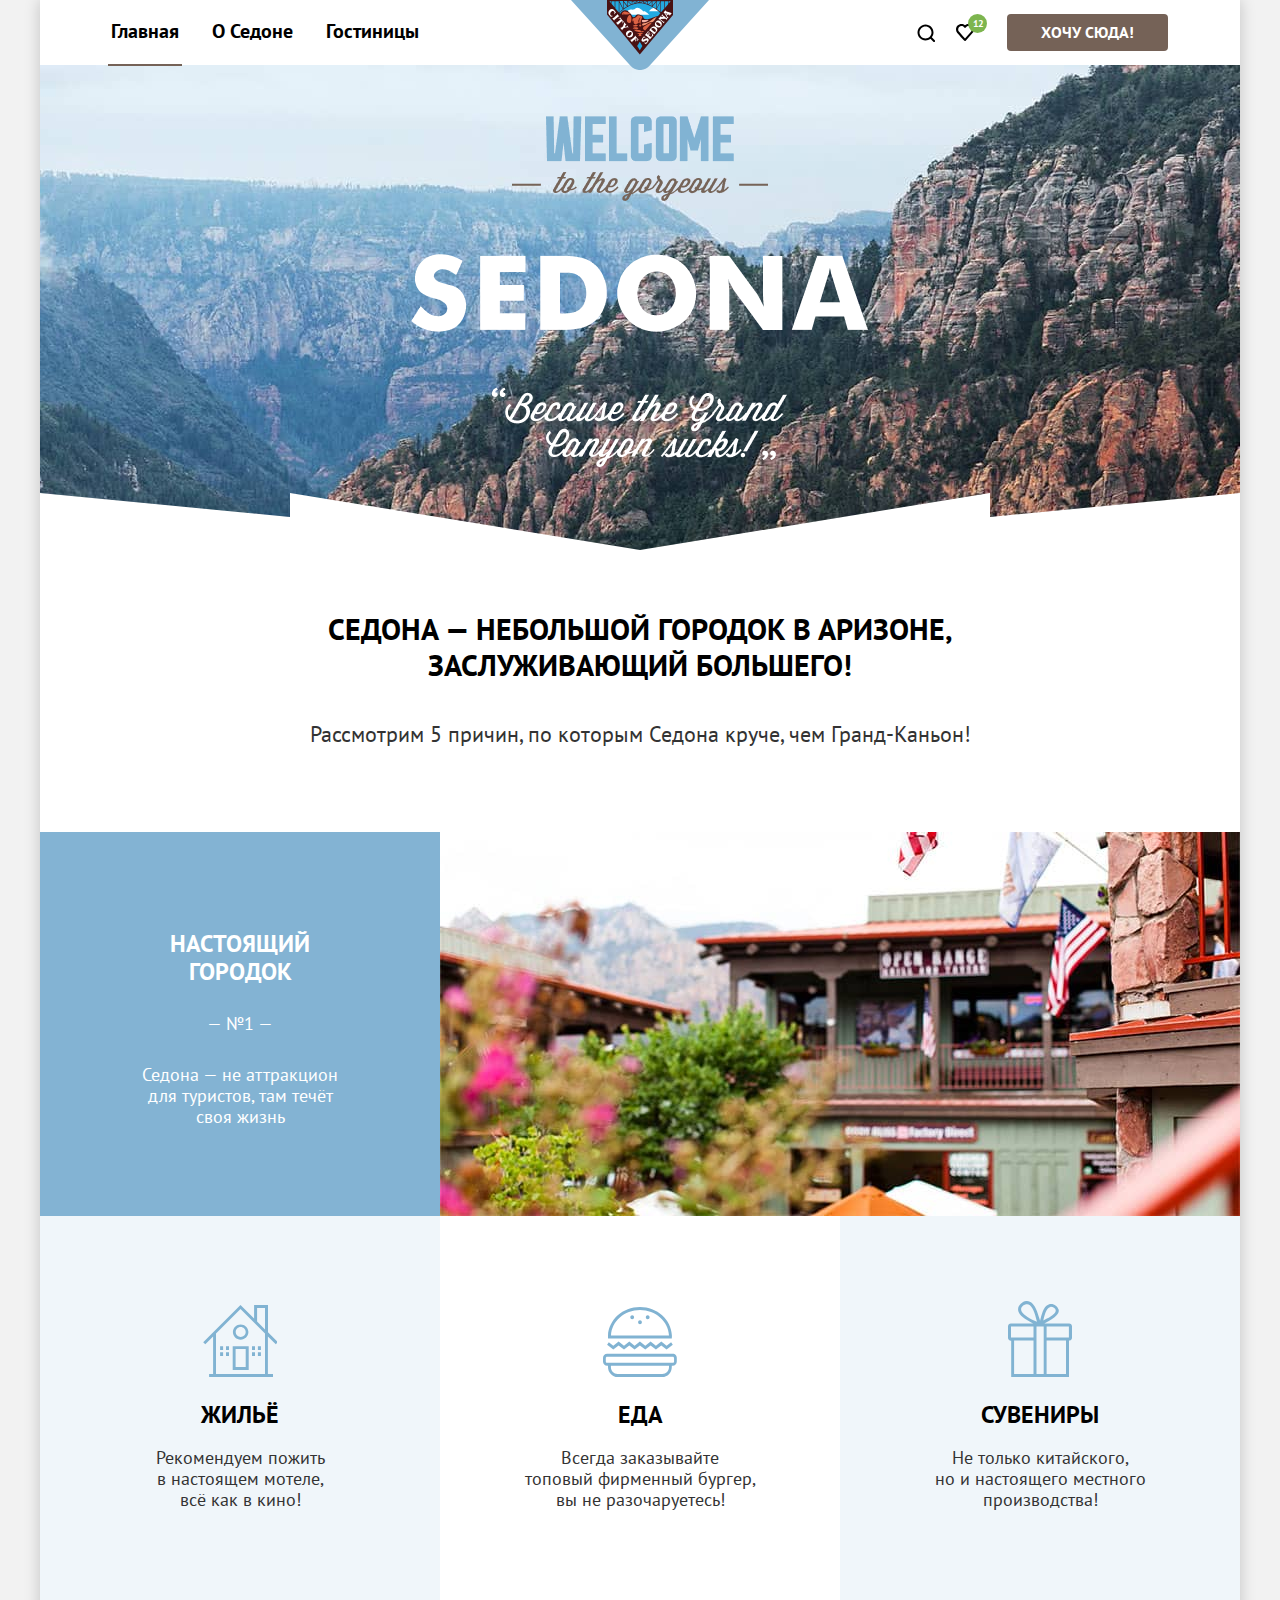
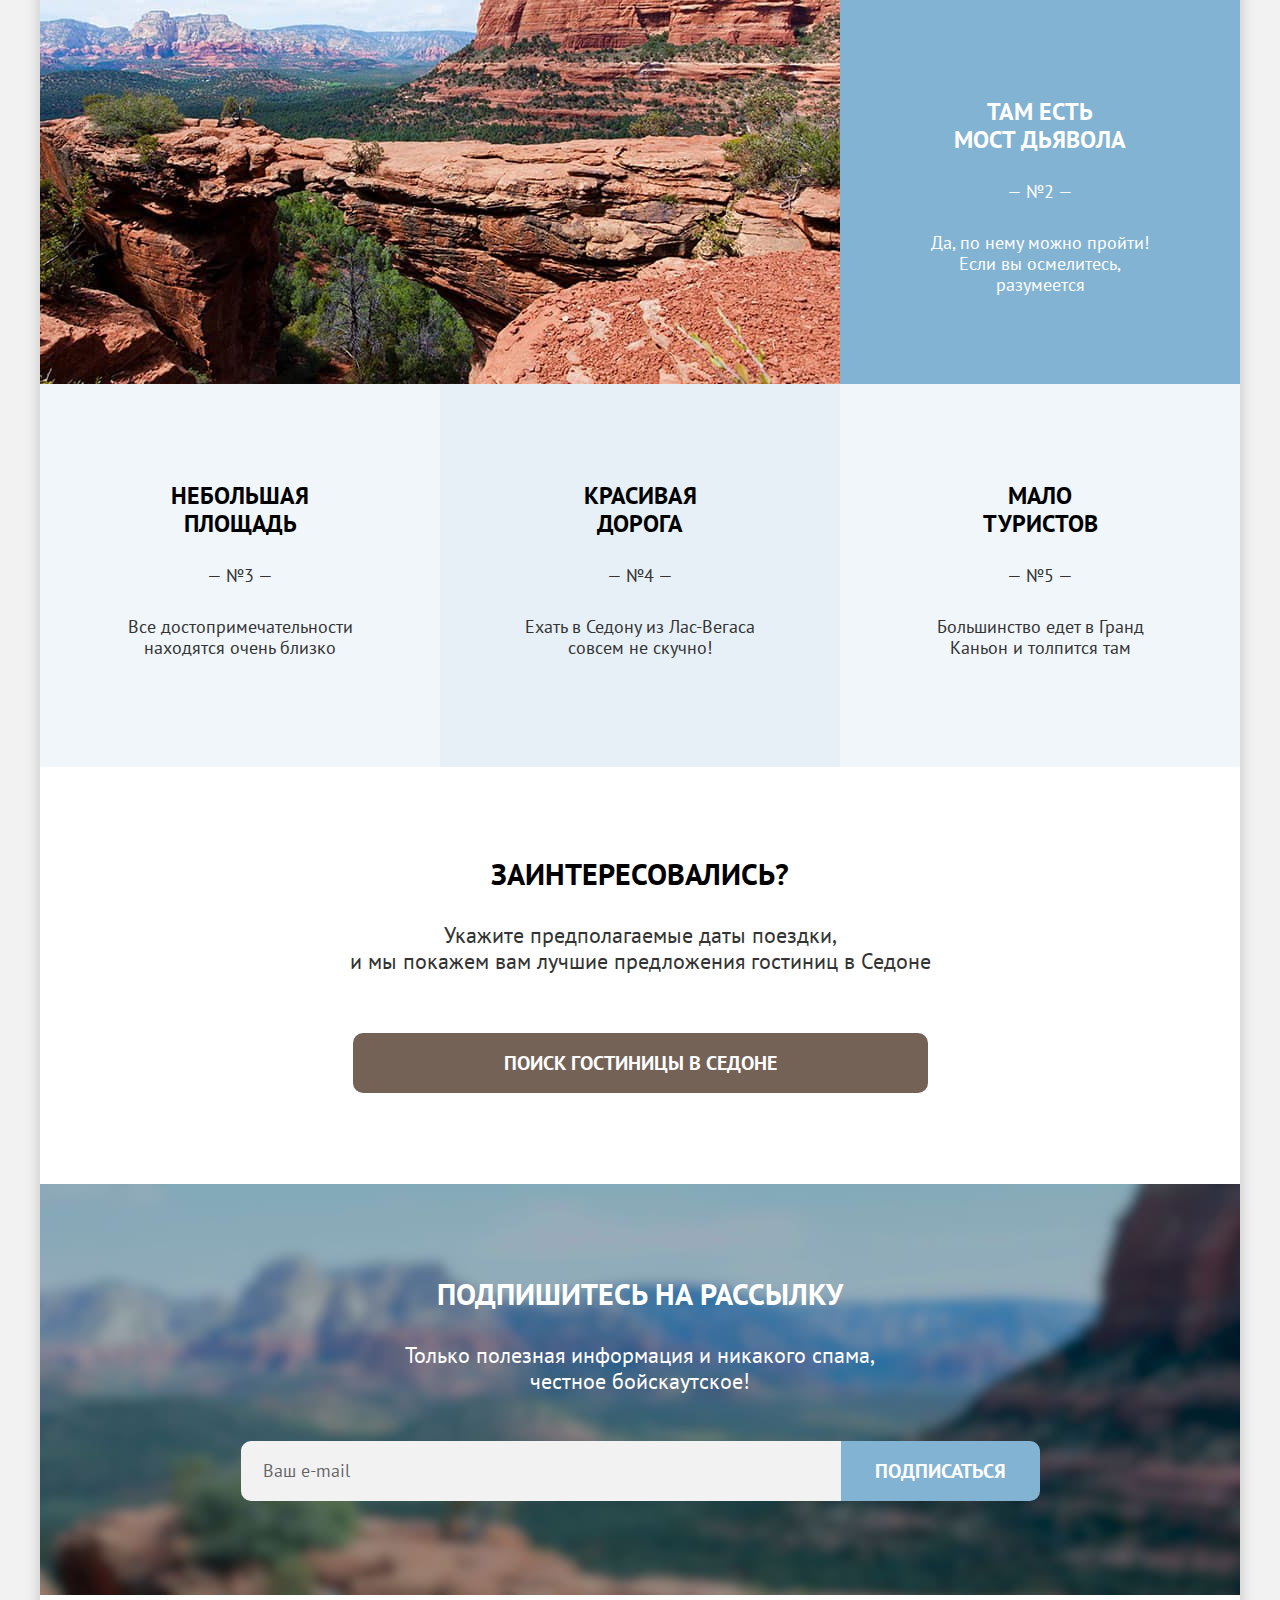
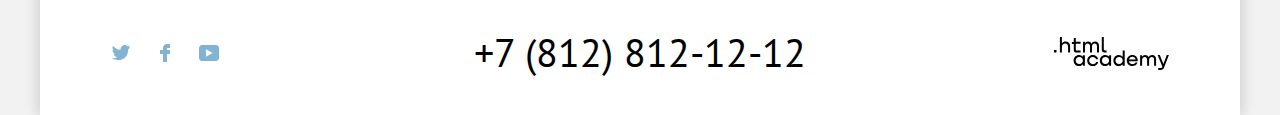
<file: index.html>
<!DOCTYPE html>
<html lang="ru">

<head>
  <meta charset="utf-8">
  <meta http-equiv="X-UA-Compatible" content="IE=edge">
  <meta name="viewport" content="width=device-width, initial-scale=1.0">
  <title>Седона</title>
  <link rel="icon" href="favicon.ico">
  <link rel="icon" type="image/png" sizes="32x32" href="img/favicon-32.png">
  <link rel="stylesheet" href="css/styles.css">
</head>

<body>
  <div class="wrapper">
    <header class="main-header">
      <nav class="navigation">
        <ul class="navigation-list">
          <li class="navigation-item">
            <a class="navigation-link navigation-link-current">Главная</a>
          </li>
          <li class="navigation-item">
            <a class="navigation-link" href="#">О Седоне</a>
          </li>
          <li class="navigation-item">
            <a class="navigation-link" href="catalog.html">Гостиницы</a>
          </li>
        </ul>
        <a class="logo">
          <img src="img/logo.svg" width="138" height="70" alt="Логотип сайта по поиску жилья в городе Седона.">
        </a>
        <ul class="navigation-list navigation-user">
          <li class="navigation-item">
            <a class="navigation-link" href="#">
              <span class="visually-hidden">Поиск</span>
              <svg class="navigation-icon" aria-hidden="true" focusable="false" width="18" height="18" viewBox="0 0 18 18" xmlns="http://www.w3.org/2000/svg">
                <path d="m18.5 17.008-3.7-3.68c1-1.292 1.7-2.983 1.7-4.872C16.5 4.08 12.9.5 8.5.5s-8 3.68-8 8.055c0 4.376 3.6 7.956 8 7.956 1.8 0 3.5-.597 4.9-1.69l3.7 3.679 1.4-1.492Zm-10-2.486c-3.3 0-6-2.685-6-5.967 0-3.282 2.7-5.967 6-5.967s6 2.685 6 5.967c0 3.282-2.7 5.967-6 5.967Z" />
              </svg>
            </a>
          </li>
          <li class="navigation-item">
            <a class="navigation-link" href="#">
              <span class="visually-hidden">Избранное</span>
              <svg class="navigation-icon" aria-hidden="true" focusable="false" width="18" height="17" viewBox="0 0 18 17" xmlns="http://www.w3.org/2000/svg">
                <path d="M8.9 17c-.3 0-.6-.1-.8-.4-5.4-6.1-6.7-7.5-7-7.9C.4 7.8 0 6.6 0 5.4 0 2.4 2.4 0 5.5 0 6.8 0 8 .5 9 1.3 10 .5 11.3 0 12.5 0c3 0 5.5 2.4 5.5 5.4 0 1.3-.5 2.5-1.3 3.4l-7 7.9c-.2.2-.4.3-.8.3Zm-6-9.5c.3.4 3.5 4 6.1 6.9l6.2-7c.5-.5.7-1.2.7-2 0-1.8-1.5-3.3-3.3-3.3-1 0-2 .5-2.7 1.3-.3.3-.6.4-.9.4-.3 0-.6-.2-.8-.4-.7-.8-1.7-1.3-2.7-1.3-1.8 0-3.3 1.5-3.3 3.3-.1.9.3 1.6.7 2.1-.1 0-.1 0 0 0Z" />
              </svg>
              <span class="favorites-counter">12</span>
            </a>
            <!-- Pop-up, для показа добавить класс popup-open -->
            <div class="popup popup-cart">
              <div class="popup-item">
                <a class="popup-link" href="#">
                  <img class="popup-image" src="img/content/hotel-desert-quail-inn.jpg" width="48" height="48" alt="Мотель Desert Quail Inn.">
                  <p class="popup-title">Desert Quail Inn</p>
                  <span class="popup-text">Мотель</span>
                </a>
                <button class="button-delete" type="button">
                  <span class="visually-hidden">Удалить</span>
                </button>
              </div>
              <div class="popup-item">
                <a class="popup-link" href="#">
                  <img class="popup-image" src="img/content/hotel-villas-at-poco-diablo.jpg" width="48" height="48" alt="Апартаменты Villas at Poco Diablo.">
                  <p class="popup-title">Villas at Poco Diablo</p>
                  <span class="popup-text">Апартаменты</span>
                </a>
                <button class="button-delete" type="button">
                  <span class="visually-hidden">Удалить</span>
                </button>
              </div>
              <a class="button button-dark button-popup" href="#">Все избранные</a>
            </div>
            <!-- Pop-up end -->
          </li>
          <li class="navigation-item">
            <a class="button button-dark" href="#">Хочу сюда!</a>
          </li>
        </ul>
      </nav>
    </header>
    <main class="main-index main-container">
      <h1 class="visually-hidden">Поиск жилья в городе Седона</h1>
      <div class="intro">
        <img class="intro-image" src="img/content/intro-welcome.png" width="458" height="352" alt="Welcome to the gorgeous Sedona. Because the Grand Canyon sucks!">
      </div>
      <section class="advantages">
        <h2 class="title advantages-title">Седона — небольшой городок в Аризоне,<br> заслуживающий большего!</h2>
        <p class="advantages-desc">Рассмотрим 5 причин, по которым Седона круче, чем Гранд-Каньон!</p>
        <ul class="advantages-list">
          <li class="advantages-item advantages-item-first">
            <div class="advantages-item-wrap">
              <h3 class="advantages-subtitle">Настоящий городок</h3>
              <p class="advantages-number">— №1 —</p>
              <p class="advantages-text">Седона — не аттракцион для туристов, там течёт своя жизнь</p>
            </div>
            <div class="advantages-image-wrap">
              <img class="advantages-image" src="img/content/advantage-first.jpg" width="800" height="384" alt="Дома в Седоне.">
            </div>
          </li>
          <li class="advantages-item advantages-item-feature">
            <ul class="feature-list">
              <li class="feature-item">
                <h3 class="advantages-subtitle">Жильё</h3>
                <p class="advantages-text">Рекомендуем пожить <br>в настоящем мотеле, <br>всё как в кино!</p>
              </li>
              <li class="feature-item">
                <h3 class="advantages-subtitle">Еда</h3>
                <p class="advantages-text">Всегда заказывайте <br>топовый фирменный бургер, <br>вы не разочаруетесь!</p>
              </li>
              <li class="feature-item">
                <h3 class="advantages-subtitle">Сувениры</h3>
                <p class="advantages-text">Не только китайского, <br>но и настоящего местного <br>производства!</p>
              </li>
            </ul>
          </li>
          <li class="advantages-item advantages-item-second">
            <div class="advantages-image-wrap">
              <img class="advantages-image" src="img/content/advantage-second.jpg" width="800" height="384" alt="Мост дьявола.">
            </div>
            <div class="advantages-item-wrap">
              <h3 class="advantages-subtitle">Там есть<br> мост дьявола</h3>
              <p class="advantages-number">— №2 —</p>
              <p class="advantages-text">Да, по нему можно пройти! Если вы осмелитесь, разумеется</p>
            </div>
          </li>
          <li class="advantages-item advantages-item-third">
            <h3 class="advantages-subtitle">Небольшая площадь</h3>
            <p class="advantages-number">— №3 —</p>
            <p class="advantages-text">Все достопримечательности находятся очень близко</p>
          </li>
          <li class="advantages-item advantages-item-fourth">
            <h3 class="advantages-subtitle">Красивая<br> дорога</h3>
            <p class="advantages-number">— №4 —</p>
            <p class="advantages-text">Ехать в Седону из Лас-Вегаса совсем не скучно!</p>
          </li>
          <li class="advantages-item advantages-item-fifth">
            <h3 class="advantages-subtitle">Мало<br> туристов</h3>
            <p class="advantages-number">— №5 —</p>
            <p class="advantages-text">Большинство едет в Гранд Каньон и толпится там</p>
          </li>
        </ul>
      </section>
      <section class="find-hotel">
        <h2 class="visually-hidden">Найти гостиницу</h2>
        <h3 class="title find-hotel-title">Заинтересовались?</h3>
        <p class="find-hotel-desc">Укажите предполагаемые даты поездки,<br> и мы покажем вам лучшие предложения гостиниц
          в Седоне</p>
        <a class="button button-dark button-search" href="#">Поиск гостиницы в Седоне</a>
      </section>
      <section class="newsletter">
        <h2 class="title newsletter-title">Подпишитесь на рассылку</h2>
        <p>Только полезная информация и никакого спама,<br> честное бойскаутское!</p>
        <form class="newsletter-form" action="https://echo.htmlacademy.ru/" method="post">
          <label class="visually-hidden" for="newsletter-email">Ваш e-mail</label>
          <input class="field newsletter-field" placeholder="Ваш e-mail" type="email" name="newsletter-email" id="newsletter-email" required>
          <button class="button button-subscribe" type="submit">Подписаться</button>
        </form>
      </section>
    </main>
    <footer class="main-footer">
      <ul class="footer-social">
        <li class="footer-social-item">
          <a class="footer-social-link" href="https://twitter.com/htmlacademy_ru">
            <span class="visually-hidden">Twitter</span>
            <svg class="footer-social-icon" aria-hidden="true" focusable="false" width="18" height="15" viewBox="0 0 18 15" xmlns="http://www.w3.org/2000/svg">
              <path d="M11.6.1942c1.8-.5 3.2.3 3.8 1.2.7-.2 1.4-.5 2.1-.7 0 .9-.6 1.5-.9 1.8.7.1 1.4-.6 1.4-.6-.2 1-1.1 1.8-1.7 2-.2 6.8-3.3 11.2-10.6 11.1h-.5c-.4 0-4.4-.5-5.2-1.9 2.4.2 4.1-.4 5-1.2-1-.3-2.9-.4-3.2-2.9.4.1.6.2 1.3.1-1.3-.8-2.7-1.6-2.6-3.8.3.3 1.1.5 1.4.5-.8-.2-2.1-3.3-1-4.9 1.9 1.9 4 3.6 7.6 3.8.2-2.4 1.2-3.9 3.1-4.5Z" />
            </svg>
          </a>
        </li>
        <li class="footer-social-item">
          <a class="footer-social-link" href="https://www.facebook.com/htmlacademy">
            <span class="visually-hidden">Facebook</span>
            <svg class="footer-social-icon" aria-hidden="true" focusable="false" width="10" height="18" viewBox="0 0 10 18" xmlns="http://www.w3.org/2000/svg">
              <path d="M7 0C4.8 0 3 1.8 3 4v2H0v4h3v8h4v-8h3V6H7V4h3V0H7Z" />
            </svg>
          </a>
        </li>
        <li class="footer-social-item">
          <a class="footer-social-link" href="https://www.youtube.com/user/htmlacademyru">
            <span class="visually-hidden">YouTube</span>
            <svg class="footer-social-icon" aria-hidden="true" focusable="false" width="20" height="16" viewBox="0 0 20 16" xmlns="http://www.w3.org/2000/svg">
              <path d="M17 0H2.9C1.2 0 0 1.5 0 3.2v9.5C0 14.5 1.2 16 2.9 16h14.3c1.5 0 2.9-1.5 2.9-3.2V3.2C19.9 1.5 18.7 0 17 0ZM7 11.8V4.2L13.7 8 7 11.8Z" />
            </svg>
          </a>
        </li>
      </ul>
      <a class="phone-number" href="tel:+78128121212">+7 (812) 812-12-12</a>
      <a class="logo-htmlacademy-link" href="https://htmlacademy.ru/">
        <svg class="logo-htmlacademy" width="115" height="34" viewBox="0 0 115 34" xmlns="http://www.w3.org/2000/svg" role="img" aria-label="Логотип HTML Academy.">
          <path d="M0 12.8999v2.6h2.5v-2.6H0ZM11.6 4.5c-1.6 0-2.8.7-3.6 1.7h-.1V0h-2v15.5h2v-5.3c0-2.1 1.3-3.6 3.3-3.6 1.8 0 2.9 1.4 2.9 3.2v5.7h2V9.4c.1-3-1.8-4.9-4.5-4.9ZM26.6 4.8001h-4.8v-3.7h-2v3.8h-1.9v2h1.9v6c0 1.7 1 2.7 2.7 2.7h4.1v-2h-3.7c-.7 0-1.1-.4-1.1-1.1v-5.7h4.8v-2ZM41.1 4.6001c-1.6 0-2.9.8-3.5 2.1h-.1c-.6-1.2-1.8-2.1-3.4-2.1-1.4 0-2.5.8-3.1 1.8h-.1v-1.6H29v10.6h2v-5.4c0-2 1-3.5 2.6-3.5 1.5 0 2.4 1 2.4 2.6v6.3h2v-5.6c0-2.4 1.4-3.3 2.6-3.3 1.5 0 2.4 1 2.4 2.6v6.3h2v-6.5c.1-2.5-1.4-4.3-3.9-4.3ZM47.8 12.7c0 1.7 1 2.7 2.8 2.7h2v-2h-1.6999c-.7 0-1.1001-.4-1.1001-1.1V0h-2v12.7ZM28.9 19.6999c-.9-1.1-2.2-1.8-3.9-1.8-3.1 0-5.4 2.3-5.4 5.6s2.3 5.6 5.4 5.6c1.8 0 3-.8 3.8-1.9h.1v1.6h2v-10.6h-2v1.5Zm-3.6 7.4c-2.2 0-3.6-1.6-3.6-3.6s1.4-3.6 3.6-3.6 3.6 1.6 3.6 3.6c0 1.9-1.4 3.6-3.6 3.6ZM44.2 21.9999c-.5-2.4-2.6001-4.1-5.4001-4.1-3.4 0-5.5999 2.5-5.5999 5.6 0 3.1 2.1999 5.6 5.5999 5.6 2.8 0 4.9001-1.8 5.4001-4.2h-2.1001c-.4 1.3-1.7 2.3-3.3 2.3-2.2 0-3.5999-1.6-3.5999-3.6s1.3999-3.6 3.5999-3.6c1.6 0 2.8 1 3.3 2.2H44.2v-.2ZM55.1 19.6999c-.9-1.1-2.1999-1.8-3.8999-1.8-3.1 0-5.4001 2.3-5.4001 5.6s2.3001 5.6 5.4001 5.6c1.8 0 2.9999-.8 3.7999-1.9h.1v1.6h2v-10.6h-2v1.5Zm-3.6 7.4c-2.2 0-3.5999-1.6-3.5999-3.6s1.3999-3.6 3.5999-3.6 3.6 1.6 3.6 3.6c0 1.9-1.5 3.6-3.6 3.6ZM68.7 19.7999c-.9-1.1-2.2-1.9-3.9-1.9-3.1 0-5.4 2.3-5.4 5.6s2.2 5.6 5.4 5.6c1.7 0 3-.8 3.8-1.8h.1v1.5h2v-15.4h-2v6.4Zm-3.6 7.3c-2.2 0-3.6-1.6-3.6-3.6s1.4-3.6 3.6-3.6 3.6 1.6 3.6 3.6c-.1 2-1.5 3.6-3.6 3.6ZM78.3 17.8999c-3.3 0-5.5 2.5-5.5 5.6 0 3 2.1 5.6 5.5 5.6 2.5 0 4.5-1.3 5.2-3.6h-2.1c-.5 1-1.6 1.6-3 1.6-1.9 0-3.3-1.3-3.4-2.9h8.8c.2-3.6-2-6.3-5.5-6.3Zm0 1.9c1.7 0 3 1 3.3 2.6h-6.5c.3-1.5 1.5-2.6 3.2-2.6ZM98.2 17.8999c-1.6 0-2.9.8-3.6 2h-.1c-.6-1.2-1.8-2-3.4-2-1.4 0-2.5.7-3.1 1.8v-1.5h-1.9v10.6h2v-5.4c0-2 1-3.4 2.6-3.5 1.5 0 2.4 1 2.4 2.6v6.3h2v-5.6c0-2.4 1.4-3.3 2.6-3.3 1.5 0 2.4 1 2.4 2.6v6.3h2v-6.5c.1-2.6-1.4-4.4-3.9-4.4ZM109.4 27.0001l-3.6-8.9h-2.2l4.8 11.6c-.3.9-.7 1.2-1.7 1.2h-2.5v2h2.5c1.8 0 2.8-.8 3.5-2.6l4.7-12.2h-2.1l-3.4 8.9Z" />
        </svg>
      </a>
    </footer>
    <!-- Modal window, для показа окна удалить класс modal-container-close -->
    <div class="modal-container modal-container-close">
      <div class="modal modal-find">
        <h2 class="title modal-title">Поиск гостиницы в Седоне</h2>
        <button class="modal-close" type="button">
          <span class="visually-hidden">Закрыть</span>
          <svg class="modal-close-icon" aria-hidden="true" focusable="false" width="14" height="14" viewBox="0 0 14 14" xmlns="http://www.w3.org/2000/svg">
            <path d="M14 1.2923 12.7077 0 7 5.7077 1.2923 0 0 1.2923 5.7077 7 0 12.7077 1.2923 14 7 8.2923 12.7077 14 14 12.7077 8.2923 7 14 1.2923Z" />
          </svg>
        </button>
        <form class="modal-form" action="https://echo.htmlacademy.ru/" method="get">
          <label class="modal-label" for="date-from">Дата заезда:</label>
          <input class="field modal-field modal-field-date" placeholder="Укажите дату" type="text" name="date-from" id="date-from" value="27 апреля 2020">
          <span class="message-error">Мы не можем отправить вас в прошлое.</span>
          <label class="modal-label" for="date-to">Дата выезда:</label>
          <input class="field modal-field modal-field-date" placeholder="Укажите дату" type="text" name="date-to" id="date-to" value="1 сентября 2021">
          <span class="message-success">На эти даты есть свободные номера. Пока есть.</span>
          <label class="modal-label" for="adult">Взрослые:</label>
          <p class="number-fields">
            <button class="button-input-number number-minus" type="button">
              <span class="visually-hidden">Меньше</span>
            </button>
            <input class="field modal-field modal-field-number" type="number" name="adult" id="adult" value="2" min="1">
            <button class="button-input-number number-plus" type="button">
              <span class="visually-hidden">Больше</span>
            </button>
          </p>
          <p class="modal-tooltip">
            <label class="modal-label" for="children">Дети:</label>
            <button class="button-tooltip" type="button">
              <span class="visually-hidden">Посмотреть дополнительную информацию</span>
            </button>
            <span class="tooltip">Укажите количество детей, которые будут с вами, возраст которых от 6 до 18 лет. Дети до 6 лет размещаются бесплатно.</span>
          </p>
          <p class="number-fields">
            <button class="button-input-number number-minus" type="button">
              <span class="visually-hidden">Меньше</span>
            </button>
            <input class="field modal-field modal-field-number" type="number" name="children" id="children" value="1" min="0">
            <button class="button-input-number number-plus" type="button">
              <span class="visually-hidden">Больше</span>
            </button>
          </p>
          <button class="button button-search-modal" type="submit">Найти</button>
        </form>
      </div>
    </div>
    <!-- Modal window end -->
  </div>
</body>

</html>
</file>
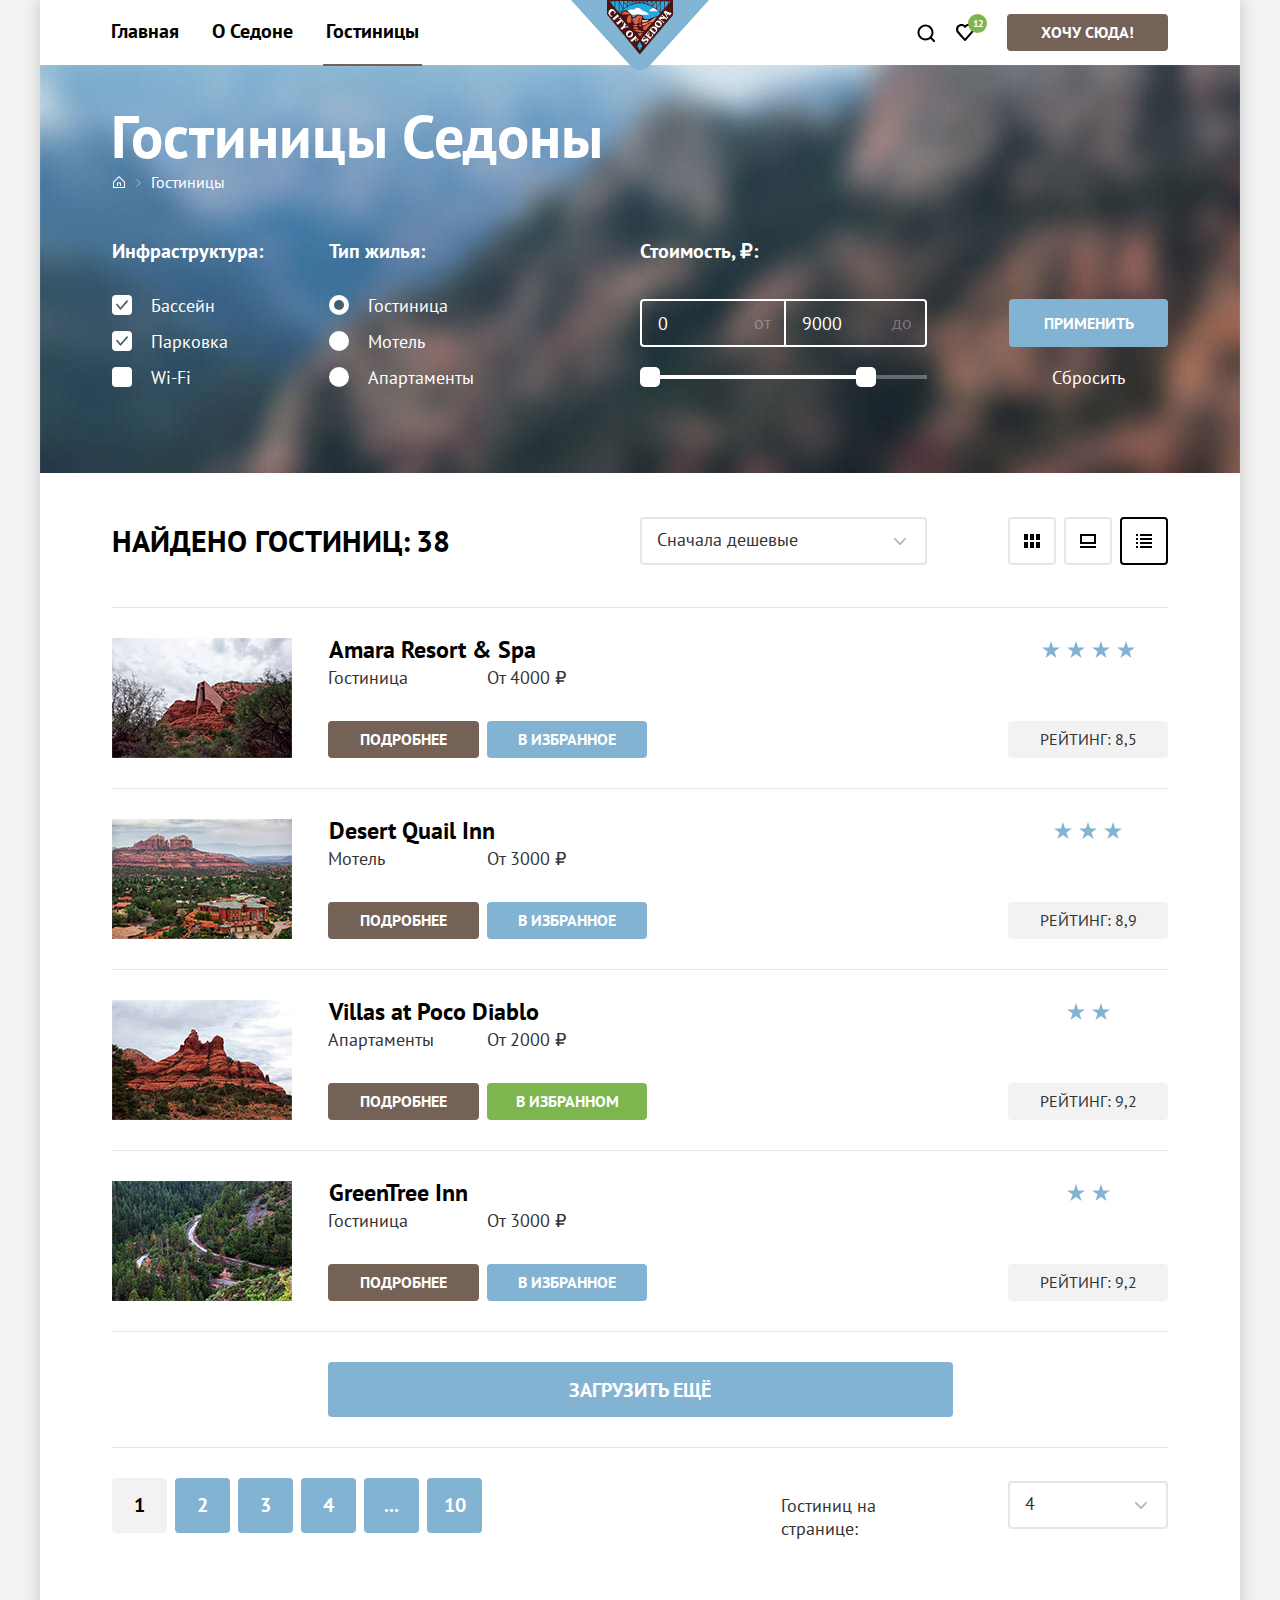
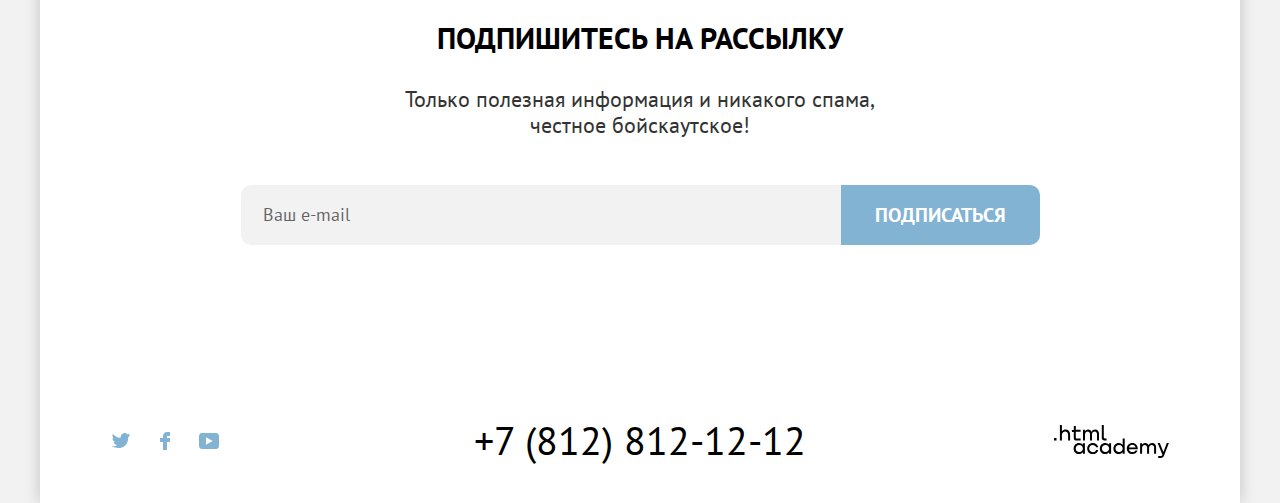
<file: catalog.html>
<!DOCTYPE html>
<html lang="ru">

<head>
  <meta charset="utf-8">
  <meta http-equiv="X-UA-Compatible" content="IE=edge">
  <meta name="viewport" content="width=device-width, initial-scale=1.0">
  <title>Каталог гостиниц Седоны с фильтрами</title>
  <link rel="icon" href="favicon.ico">
  <link rel="icon" type="image/png" sizes="32x32" href="img/favicon-32.png">
  <link rel="stylesheet" href="css/styles.css">
</head>

<body>
  <div class="wrapper">
    <header class="main-header">
      <nav class="navigation">
        <ul class="navigation-list">
          <li class="navigation-item">
            <a class="navigation-link" href="index.html">Главная</a>
          </li>
          <li class="navigation-item">
            <a class="navigation-link" href="#">О Седоне</a>
          </li>
          <li class="navigation-item">
            <a class="navigation-link navigation-link-current">Гостиницы</a>
          </li>
        </ul>
        <a class="logo" href="index.html">
          <img class="logo-image" src="img/logo.svg" width="138" height="70" alt="Логотип сайта по поиску жилья в городе Седона.">
        </a>
        <ul class="navigation-list navigation-user">
          <li class="navigation-item">
            <a class="navigation-link" href="#">
              <span class="visually-hidden">Поиск</span>
              <svg class="navigation-icon" aria-hidden="true" focusable="false" width="18" height="18" viewBox="0 0 18 18" xmlns="http://www.w3.org/2000/svg">
                <path d="m18.5 17.008-3.7-3.68c1-1.292 1.7-2.983 1.7-4.872C16.5 4.08 12.9.5 8.5.5s-8 3.68-8 8.055c0 4.376 3.6 7.956 8 7.956 1.8 0 3.5-.597 4.9-1.69l3.7 3.679 1.4-1.492Zm-10-2.486c-3.3 0-6-2.685-6-5.967 0-3.282 2.7-5.967 6-5.967s6 2.685 6 5.967c0 3.282-2.7 5.967-6 5.967Z" />
              </svg>
            </a>
          </li>
          <li class="navigation-item">
            <a class="navigation-link" href="#">
              <span class="visually-hidden">Избранное</span>
              <svg class="navigation-icon" aria-hidden="true" focusable="false" width="18" height="17" viewBox="0 0 18 17" xmlns="http://www.w3.org/2000/svg">
                <path d="M8.9 17c-.3 0-.6-.1-.8-.4-5.4-6.1-6.7-7.5-7-7.9C.4 7.8 0 6.6 0 5.4 0 2.4 2.4 0 5.5 0 6.8 0 8 .5 9 1.3 10 .5 11.3 0 12.5 0c3 0 5.5 2.4 5.5 5.4 0 1.3-.5 2.5-1.3 3.4l-7 7.9c-.2.2-.4.3-.8.3Zm-6-9.5c.3.4 3.5 4 6.1 6.9l6.2-7c.5-.5.7-1.2.7-2 0-1.8-1.5-3.3-3.3-3.3-1 0-2 .5-2.7 1.3-.3.3-.6.4-.9.4-.3 0-.6-.2-.8-.4-.7-.8-1.7-1.3-2.7-1.3-1.8 0-3.3 1.5-3.3 3.3-.1.9.3 1.6.7 2.1-.1 0-.1 0 0 0Z" />
              </svg>
              <span class="favorites-counter">12</span>
            </a>
            <!-- Pop-up, для показа добавить класс popup-open -->
            <div class="popup popup-cart">
              <div class="popup-item">
                <a class="popup-link" href="#">
                  <img class="popup-image" src="img/content/hotel-desert-quail-inn.jpg" width="48" height="48" alt="Мотель Desert Quail Inn.">
                  <p class="popup-title">Desert Quail Inn</p>
                  <span class="popup-text">Мотель</span>
                </a>
                <button class="button-delete" type="button">
                  <span class="visually-hidden">Удалить</span>
                </button>
              </div>
              <div class="popup-item">
                <a class="popup-link" href="#">
                  <img class="popup-image" src="img/content/hotel-villas-at-poco-diablo.jpg" width="48" height="48" alt="Апартаменты Villas at Poco Diablo.">
                  <p class="popup-title">Villas at Poco Diablo</p>
                  <span class="popup-text">Апартаменты</span>
                </a>
                <button class="button-delete" type="button">
                  <span class="visually-hidden">Удалить</span>
                </button>
              </div>
              <a class="button button-dark button-popup" href="#">Все избранные</a>
            </div>
            <!-- Pop-up end -->
          </li>
          <li class="navigation-item">
            <a class="button button-dark" href="#">Хочу сюда!</a>
          </li>
        </ul>
      </nav>
    </header>
    <main class="main-inner">
      <h1 class="visually-hidden">Каталог гостиниц Седоны с фильтрами</h1>
      <section class="filters">
        <h2 class="filters-title">Гостиницы Седоны</h2>
        <ul class="breadcrumbs">
          <li class="breadcrumbs-item">
            <a class="breadcrumbs-link breadcrumbs-home" href="index.html">
              <span class="visually-hidden">Главная</span>
            </a>
          </li>
          <li class="breadcrumbs-item">
            <a class="breadcrumbs-link">Гостиницы</a>
          </li>
        </ul>
        <form class="filters-form" action="https://echo.htmlacademy.ru/" method="get">
          <fieldset class="filters-form-group">
            <legend class="filters-form-title">Инфраструктура:</legend>
            <ul class="filters-form-list">
              <li class="filters-form-item">
                <input class="visually-hidden control-input" type="checkbox" name="pool" id="control-input-pool" checked>
                <label class="control-label" for="control-input-pool">Бассейн</label>
              </li>
              <li class="filters-form-item">
                <input class="visually-hidden control-input" type="checkbox" name="parking" id="control-input-parking" checked>
                <label class="control-label" for="control-input-parking">Парковка</label>
              </li>
              <li class="filters-form-item">
                <input class="visually-hidden control-input" type="checkbox" name="wifi" id="control-input-wifi">
                <label class="control-label" for="control-input-wifi">Wi-Fi</label>
              </li>
            </ul>
          </fieldset>
          <fieldset class="filters-form-group">
            <legend class="filters-form-title">Тип жилья:</legend>
            <ul class="filters-form-list">
              <li class="filters-form-item">
                <input class="visually-hidden control-input" type="radio" name="type-of-house" id="control-input-hotel" value="hotel" checked>
                <label class="control-label" for="control-input-hotel">Гостиница</label>
              </li>
              <li class="filters-form-item">
                <input class="visually-hidden control-input" type="radio" name="type-of-house" id="control-input-motel" value="motel">
                <label class="control-label" for="control-input-motel">Мотель</label>
              </li>
              <li class="filters-form-item">
                <input class="visually-hidden control-input" type="radio" name="type-of-house" id="control-input-apartments" value="apartments">
                <label class="control-label" for="control-input-apartments">Апартаменты</label>
              </li>
            </ul>
          </fieldset>
          <fieldset class="filters-form-group">
            <legend class="filters-form-title">Стоимость, ₽:</legend>
            <div class="range">
              <div class="range-inputs">
                <label class="range-label" for="price-from">от</label>
                <input class="range-input" type="number" name="min-price" id="price-from" value="0" min="0" max="10000">
                <label class="range-label" for="price-to">до</label>
                <input class="range-input" type="number" name="max-price" id="price-to" value="9000" min="1" max="12000">
              </div>
              <div class="range-scale">
                <div class="range-bar" style="left: 0px; width: 236px">
                  <button class="range-toggle toggle-min" type="button">
                    <span class="visually-hidden">Изменить минимальную цену.</span>
                  </button>
                  <button class="range-toggle toggle-max" type="button">
                    <span class="visually-hidden">Изменить максимальную цену.</span>
                  </button>
                </div>
              </div>
            </div>
          </fieldset>
          <div class="filters-form-buttons">
            <button class="button button-apply" type="submit">Применить</button>
            <button class="button-reset" type="reset">Сбросить</button>
          </div>
        </form>
      </section>
      <section class="catalog">
        <h2 class="visually-hidden">Список гостиниц</h2>
        <div class="sorting">
          <form class="sorting-form" action="https://echo.htmlacademy.ru/" method="get">
            <label class="sorting-form-label" for="sum">Найдено гостиниц:</label>
            <input class="sorting-form-input" type="number" name="sum" id="sum" value="38" min="0" disabled>
            <label class="visually-hidden" for="sorting">Сортировка</label>
            <select class="field field-select" id="sorting" name="sorting">
              <option value="cheap">Сначала дешевые</option>
              <option value="expensive">Сначала дорогие</option>
              <option value="popular">Сначала популярные</option>
            </select>
            <button class="visually-hidden" type="submit" tabindex="-1">Отсортировать гостиницы</button>
          </form>
          <div class="sorting-list">
            <a class="button-sorting" href="#">
              <span class="visually-hidden">Показать карточки</span>
            </a>
            <a class="button-sorting" href="#">
              <span class="visually-hidden">Показать слайды</span>
            </a>
            <a class="button-sorting button-sorting-current" href="#">
              <span class="visually-hidden">Показать список</span>
            </a>
          </div>
        </div>
        <ul class="catalog-list">
          <li class="catalog-item">
            <a class="catalog-image-link" href="#">
              <img class="catalog-image" src="img/content/hotel-amara-resort-spa.jpg" width="180" height="120" alt="Гостиница Amara Resort & Spa.">
            </a>
            <div class="catalog-desc">
              <a class="catalog-link" href="#">
                <h3 class="catalog-title">Amara Resort & Spa</h3>
              </a>
              <span class="catalog-type">Гостиница</span>
              <span class="catalog-price">От 4000 ₽</span>
              <a class="button button-dark button-about" href="#">Подробнее</a>
              <button class="button button-favorites" type="button">В избранное</button>
            </div>
            <div class="catalog-rating">
              <div class="hotel-stars hotel-stars-4">
                <span class="visually-hidden">Количество звёзд гостиницы — четыре</span>
              </div>
              <span class="hotel-rating">Рейтинг: 8,5</span>
            </div>
          </li>
          <li class="catalog-item">
            <a class="catalog-image-link" href="#">
              <img class="catalog-image" src="img/content/hotel-desert-quail-inn.jpg" width="180" height="120" alt="Мотель Desert Quail Inn.">
            </a>
            <div class="catalog-desc">
              <a class="catalog-link" href="#">
                <h3 class="catalog-title">Desert Quail Inn</h3>
              </a>
              <span class="catalog-type">Мотель</span>
              <span class="catalog-price">От 3000 ₽</span>
              <a class="button button-dark button-about" href="#">Подробнее</a>
              <button class="button button-favorites" type="button">В избранное</button>
            </div>
            <div class="catalog-rating">
              <div class="hotel-stars hotel-stars-3">
                <span class="visually-hidden">Количество звёзд гостиницы — три</span>
              </div>
              <span class="hotel-rating">Рейтинг: 8,9</span>
            </div>
          </li>
          <li class="catalog-item">
            <a class="catalog-image-link" href="#">
              <img class="catalog-image" src="img/content/hotel-villas-at-poco-diablo.jpg" width="180" height="120" alt="Апартаменты Villas at Poco Diablo.">
            </a>
            <div class="catalog-desc">
              <a class="catalog-link" href="#">
                <h3 class="catalog-title">Villas at Poco Diablo</h3>
              </a>
              <span class="catalog-type">Апартаменты</span>
              <span class="catalog-price">От 2000 ₽</span>
              <a class="button button-dark button-about" href="#">Подробнее</a>
              <button class="button button-favorites button-favorites-current" type="button">В избранном</button>
            </div>
            <div class="catalog-rating">
              <div class="hotel-stars hotel-stars-2">
                <span class="visually-hidden">Количество звёзд гостиницы — две</span>
              </div>
              <span class="hotel-rating">Рейтинг: 9,2</span>
            </div>
          </li>
          <li class="catalog-item">
            <a class="catalog-image-link" href="#">
              <img class="catalog-image" src="img/content/hotel-greentree-inn.jpg" width="180" height="120" alt="Гостиница GreenTree Inn.">
            </a>
            <div class="catalog-desc">
              <a class="catalog-link" href="#">
                <h3 class="catalog-title">GreenTree Inn</h3>
              </a>
              <span class="catalog-type">Гостиница</span>
              <span class="catalog-price">От 3000 ₽</span>
              <a class="button button-dark button-about" href="#">Подробнее</a>
              <button class="button button-favorites" type="button">В избранное</button>
            </div>
            <div class="catalog-rating">
              <div class="hotel-stars hotel-stars-2">
                <span class="visually-hidden">Количество звёзд гостиницы — две</span>
              </div>
              <span class="hotel-rating">Рейтинг: 9,2</span>
            </div>
          </li>
        </ul>
        <div class="pagination-more">
          <button class="button button-show-more" type="button">Загрузить ещё</button>
        </div>
        <div class="pagination">
          <div class="pagination-list">
            <a class="button pagination-link pagination-current">1</a>
            <a class="button pagination-link" href="#">2</a>
            <a class="button pagination-link" href="#">3</a>
            <a class="button pagination-link" href="#">4</a>
            <a class="button pagination-link" href="#">...</a>
            <a class="button pagination-link" href="#">10</a>
          </div>
          <form class="pagination-form">
            <label class="pagination-form-title" for="quantity">Гостиниц на странице:</label>
            <select class="field field-select pagination-field-select" id="quantity" name="quantity">
              <option value="1">1</option>
              <option value="2">2</option>
              <option value="3">3</option>
              <option value="4" selected>4</option>
              <option value="5">5</option>
              <option value="10">10</option>
              <option value="15">15</option>
            </select>
            <button class="visually-hidden" type="submit" tabindex="-1">Показать</button>
          </form>
        </div>
      </section>
      <section class="newsletter newsletter-inner">
        <h2 class="title newsletter-title">Подпишитесь на рассылку</h2>
        <p>Только полезная информация и никакого спама,<br> честное бойскаутское!</p>
        <form class="newsletter-form" action="https://echo.htmlacademy.ru/" method="post">
          <label class="visually-hidden" for="newsletter-email">Ваш e-mail</label>
          <input class="field newsletter-field" placeholder="Ваш e-mail" type="email" name="newsletter-email" id="newsletter-email" required>
          <button class="button button-subscribe" type="submit">Подписаться</button>
        </form>
      </section>
    </main>
    <footer class="main-footer">
      <ul class="footer-social">
        <li class="footer-social-item">
          <a class="footer-social-link" href="https://twitter.com/htmlacademy_ru">
            <span class="visually-hidden">Twitter</span>
            <svg class="footer-social-icon" aria-hidden="true" focusable="false" width="18" height="15" viewBox="0 0 18 15" xmlns="http://www.w3.org/2000/svg">
              <path d="M11.6.1942c1.8-.5 3.2.3 3.8 1.2.7-.2 1.4-.5 2.1-.7 0 .9-.6 1.5-.9 1.8.7.1 1.4-.6 1.4-.6-.2 1-1.1 1.8-1.7 2-.2 6.8-3.3 11.2-10.6 11.1h-.5c-.4 0-4.4-.5-5.2-1.9 2.4.2 4.1-.4 5-1.2-1-.3-2.9-.4-3.2-2.9.4.1.6.2 1.3.1-1.3-.8-2.7-1.6-2.6-3.8.3.3 1.1.5 1.4.5-.8-.2-2.1-3.3-1-4.9 1.9 1.9 4 3.6 7.6 3.8.2-2.4 1.2-3.9 3.1-4.5Z" />
            </svg>
          </a>
        </li>
        <li class="footer-social-item">
          <a class="footer-social-link" href="https://www.facebook.com/htmlacademy">
            <span class="visually-hidden">Facebook</span>
            <svg class="footer-social-icon" aria-hidden="true" focusable="false" width="10" height="18" viewBox="0 0 10 18" xmlns="http://www.w3.org/2000/svg">
              <path d="M7 0C4.8 0 3 1.8 3 4v2H0v4h3v8h4v-8h3V6H7V4h3V0H7Z" />
            </svg>
          </a>
        </li>
        <li class="footer-social-item">
          <a class="footer-social-link" href="https://www.youtube.com/user/htmlacademyru">
            <span class="visually-hidden">YouTube</span>
            <svg class="footer-social-icon" aria-hidden="true" focusable="false" width="20" height="16" viewBox="0 0 20 16" xmlns="http://www.w3.org/2000/svg">
              <path d="M17 0H2.9C1.2 0 0 1.5 0 3.2v9.5C0 14.5 1.2 16 2.9 16h14.3c1.5 0 2.9-1.5 2.9-3.2V3.2C19.9 1.5 18.7 0 17 0ZM7 11.8V4.2L13.7 8 7 11.8Z" />
            </svg>
          </a>
        </li>
      </ul>
      <a class="phone-number" href="tel:+78128121212">+7 (812) 812-12-12</a>
      <a class="logo-htmlacademy-link" href="https://htmlacademy.ru/">
        <svg class="logo-htmlacademy" width="115" height="34" viewBox="0 0 115 34" xmlns="http://www.w3.org/2000/svg" role="img" aria-label="Логотип HTML Academy.">
          <path d="M0 12.8999v2.6h2.5v-2.6H0ZM11.6 4.5c-1.6 0-2.8.7-3.6 1.7h-.1V0h-2v15.5h2v-5.3c0-2.1 1.3-3.6 3.3-3.6 1.8 0 2.9 1.4 2.9 3.2v5.7h2V9.4c.1-3-1.8-4.9-4.5-4.9ZM26.6 4.8001h-4.8v-3.7h-2v3.8h-1.9v2h1.9v6c0 1.7 1 2.7 2.7 2.7h4.1v-2h-3.7c-.7 0-1.1-.4-1.1-1.1v-5.7h4.8v-2ZM41.1 4.6001c-1.6 0-2.9.8-3.5 2.1h-.1c-.6-1.2-1.8-2.1-3.4-2.1-1.4 0-2.5.8-3.1 1.8h-.1v-1.6H29v10.6h2v-5.4c0-2 1-3.5 2.6-3.5 1.5 0 2.4 1 2.4 2.6v6.3h2v-5.6c0-2.4 1.4-3.3 2.6-3.3 1.5 0 2.4 1 2.4 2.6v6.3h2v-6.5c.1-2.5-1.4-4.3-3.9-4.3ZM47.8 12.7c0 1.7 1 2.7 2.8 2.7h2v-2h-1.6999c-.7 0-1.1001-.4-1.1001-1.1V0h-2v12.7ZM28.9 19.6999c-.9-1.1-2.2-1.8-3.9-1.8-3.1 0-5.4 2.3-5.4 5.6s2.3 5.6 5.4 5.6c1.8 0 3-.8 3.8-1.9h.1v1.6h2v-10.6h-2v1.5Zm-3.6 7.4c-2.2 0-3.6-1.6-3.6-3.6s1.4-3.6 3.6-3.6 3.6 1.6 3.6 3.6c0 1.9-1.4 3.6-3.6 3.6ZM44.2 21.9999c-.5-2.4-2.6001-4.1-5.4001-4.1-3.4 0-5.5999 2.5-5.5999 5.6 0 3.1 2.1999 5.6 5.5999 5.6 2.8 0 4.9001-1.8 5.4001-4.2h-2.1001c-.4 1.3-1.7 2.3-3.3 2.3-2.2 0-3.5999-1.6-3.5999-3.6s1.3999-3.6 3.5999-3.6c1.6 0 2.8 1 3.3 2.2H44.2v-.2ZM55.1 19.6999c-.9-1.1-2.1999-1.8-3.8999-1.8-3.1 0-5.4001 2.3-5.4001 5.6s2.3001 5.6 5.4001 5.6c1.8 0 2.9999-.8 3.7999-1.9h.1v1.6h2v-10.6h-2v1.5Zm-3.6 7.4c-2.2 0-3.5999-1.6-3.5999-3.6s1.3999-3.6 3.5999-3.6 3.6 1.6 3.6 3.6c0 1.9-1.5 3.6-3.6 3.6ZM68.7 19.7999c-.9-1.1-2.2-1.9-3.9-1.9-3.1 0-5.4 2.3-5.4 5.6s2.2 5.6 5.4 5.6c1.7 0 3-.8 3.8-1.8h.1v1.5h2v-15.4h-2v6.4Zm-3.6 7.3c-2.2 0-3.6-1.6-3.6-3.6s1.4-3.6 3.6-3.6 3.6 1.6 3.6 3.6c-.1 2-1.5 3.6-3.6 3.6ZM78.3 17.8999c-3.3 0-5.5 2.5-5.5 5.6 0 3 2.1 5.6 5.5 5.6 2.5 0 4.5-1.3 5.2-3.6h-2.1c-.5 1-1.6 1.6-3 1.6-1.9 0-3.3-1.3-3.4-2.9h8.8c.2-3.6-2-6.3-5.5-6.3Zm0 1.9c1.7 0 3 1 3.3 2.6h-6.5c.3-1.5 1.5-2.6 3.2-2.6ZM98.2 17.8999c-1.6 0-2.9.8-3.6 2h-.1c-.6-1.2-1.8-2-3.4-2-1.4 0-2.5.7-3.1 1.8v-1.5h-1.9v10.6h2v-5.4c0-2 1-3.4 2.6-3.5 1.5 0 2.4 1 2.4 2.6v6.3h2v-5.6c0-2.4 1.4-3.3 2.6-3.3 1.5 0 2.4 1 2.4 2.6v6.3h2v-6.5c.1-2.6-1.4-4.4-3.9-4.4ZM109.4 27.0001l-3.6-8.9h-2.2l4.8 11.6c-.3.9-.7 1.2-1.7 1.2h-2.5v2h2.5c1.8 0 2.8-.8 3.5-2.6l4.7-12.2h-2.1l-3.4 8.9Z" />
        </svg>
      </a>
    </footer>
  </div>
</body>

</html>
</file>
<file: css/styles.css>
@font-face {
  font-family: "PT Sans";
  font-style: normal;
  font-weight: 400;
  src: url("../fonts/ptsans-400.woff2") format("woff2");
  font-display: swap;
}

@font-face {
  font-family: "PT Sans";
  font-style: normal;
  font-weight: 700;
  src: url("../fonts/ptsans-700.woff2") format("woff2");
  font-display: swap;
}

html,
body {
  height: 100%;
}

body {
  margin: 0;
  font-family: "PT Sans", "Arial", sans-serif;
  font-size: 18px;
  line-height: 21px;
  color: #333333;
  background-color: #f2f2f2;
}

.wrapper {
  display: flex;
  flex-direction: column;
  width: 1200px;
  min-height: 100%;
  margin: 0 auto;
  background-color: #ffffff;
  box-shadow: 0 0 15px rgba(0, 0, 0, 0.2);
}

.visually-hidden {
  position: absolute;
  width: 1px;
  height: 1px;
  margin: -1px;
  padding: 0;
  overflow: hidden;
  border: 0;
  clip-path: inset(100%);
  clip: rect(0, 0, 0, 0);
}

/* Button */
.button {
  display: inline-block;
  box-sizing: border-box;
  padding: 8px 34px;
  font-family: inherit;
  font-size: 16px;
  line-height: 21px;
  font-weight: 700;
  text-align: center;
  color: #ffffff;
  text-decoration: none;
  text-transform: uppercase;
  background-color: #83b3d3;
  border: 0;
  border-radius: 4px;
  cursor: pointer;
}

.button-dark {
  background-color: #756257;
}

.button:hover:nth-child(1n):nth-child(1n) {
  background-color: #68a2ca;
}

.button:focus {
  background-color: #68a2ca;
  box-shadow: 0 0 0 3px #756257;
  outline: none;
}

.button:focus:not(:focus-visible) {
  background-color: #83b3d3;
  box-shadow: none;
}

.button:focus-visible {
  background-color: #68a2ca;
  box-shadow: 0 0 0 3px #756257;
  outline: none;
}

.button:active:nth-child(1n):nth-child(1n) {
  background-color: #68a2ca;
  color: rgba(255, 255, 255, 0.3);
}

.button-dark:hover:nth-child(1n):nth-child(1n) {
  background-color: #615048;
}

.button-dark:focus {
  background-color: #615048;
  box-shadow: 0 0 0 3px #83b3d3;
}

.button-dark:focus:not(:focus-visible) {
  background-color: #756257;
}

.button-dark:focus-visible {
  background-color: #615048;
  box-shadow: 0 0 0 3px #83b3d3;
}

.button-dark:active:nth-child(1n):nth-child(1n) {
  background-color: #615048;
}

.button-disabled,
.button:disabled,
.button-disabled:focus,
.button-disabled:hover,
.button:disabled:hover {
  color: #757575;
  background-color: #e8e8e8;
  box-shadow: none;
  outline: none;
  cursor: default;
}

/* Header */
.main-header {
  color: #000000;
}

.navigation {
  position: relative;
  display: flex;
  min-height: 65px;
}

.navigation-list {
  display: flex;
  flex-wrap: wrap;
  align-items: flex-start;
  width: 400px;
  margin: 0;
  padding: 0;
  padding-left: 59px;
  list-style-type: none;
}

.navigation-item {
  margin-top: 12px;
  margin-right: 9px;
  margin-bottom: 5px;
}

.navigation-item > .button {
  margin-left: 22px;
}

.navigation-item:not(:last-child) > .button {
  margin-right: 22px;
}

.navigation-item:nth-child(3n) {
  margin-right: 0;
}

.navigation-link {
  position: relative;
  display: block;
  padding: 6px 12px;
  font-size: 20px;
  line-height: 26px;
  font-weight: 700;
  text-align: center;
  color: inherit;
  text-decoration: none;
  border-radius: 10px;
}

.navigation-link-current {
  cursor: default;
}

.navigation-link-current::after {
  position: absolute;
  bottom: -16px;
  right: 9px;
  left: 9px;
  height: 2px;
  background-color: #756257;
  content: "";
}

.logo {
  position: absolute;
  width: 138px;
  top: 0;
  left: 50%;
  border-radius: 0 0 10px 10px;
  transform: translateX(-50%);
}

.logo-image {
  display: block;
}

.logo:focus {
  box-shadow: 0 0 0 3px rgba(117, 98, 87, 1);
  outline: none;
}

.logo:focus:not(:focus-visible) {
  box-shadow: none;
}

.logo:focus-visible {
  box-shadow: 0 0 0 3px rgba(117, 98, 87, 1);
  outline: none;
}

.navigation-user {
  justify-content: end;
  align-items: center;
  max-width: 350px;
  margin-left: auto;
  padding-right: 72px;
  padding-left: 0;
}

.navigation-user .navigation-item {
  margin-top: 5px;
  margin-right: 0;
  margin-bottom: 5px;
  margin-left: 1px;
}

.navigation-user .navigation-link {
  min-width: 38px;
  min-height: 38px;
  padding: 0;
}

.navigation-link:not(.navigation-link-current):hover:nth-child(1n) {
  color: #756257;
}

.navigation-link:focus {
  color: #756257;
  box-shadow: 0 0 0 3px #83b3d3 inset;
  outline: none;
}

.navigation-link:focus:not(:focus-visible) {
  color: inherit;
  box-shadow: none;
}

.navigation-link:focus-visible {
  color: #756257;
  box-shadow: 0 0 0 3px #83b3d3 inset;
  outline: none;
}

.navigation-link:not(.navigation-link-current):active:nth-child(n+1) {
  color: rgba(117, 98, 87, 0.3);
}

.navigation-icon {
  position: absolute;
  top: 0;
  right: 0;
  bottom: 0;
  left: 0;
  margin: auto;
  fill: #000000;
}

.navigation-link:hover:nth-child(1n):nth-child(1n) .navigation-icon {
  fill: #756257;
}

.navigation-link:focus .navigation-icon {
  fill: #756257;
}

.navigation-link:focus:not(:focus-visible) .navigation-icon {
  fill: #000000;
}

.navigation-link:focus-visible .navigation-icon {
  fill: #756257;
}

.navigation-link:active:nth-child(1n):nth-child(1n) .navigation-icon {
  fill: rgba(117, 98, 87, 0.3);
}


.favorites-counter {
  position: absolute;
  bottom: 19px;
  left: 22px;
  box-sizing: border-box;
  width: 19px;
  height: 19px;
  padding-top: 3px;
  font-size: 10px;
  line-height: 13px;
  letter-spacing: -0.1em;
  color: #ffffff;
  background-color: #7db54f;
  border-radius: 50px;
}

.navigation-link:active .favorites-counter {
  color: rgba(255, 255, 255, 0.3);
}

/* Title */
.title {
  font-size: 30px;
  line-height: 36px;
  font-weight: 700;
  text-align: center;
  color: #000000;
  text-transform: uppercase;
}

.main-container {
  flex-grow: 1;
}

/* Intro */
.intro {
  padding-top: 51px;
  padding-bottom: 82px;
  background-color: #e5e5e5;
  background-image: url("../img/divider.svg"), url("../img/background-intro.jpg");
  background-position: 0 bottom, 0 0;
  background-repeat: no-repeat;
  background-size: contain, cover;
}

.intro-image {
  display: block;
  margin-right: auto;
  margin-left: auto;
  object-fit: contain;
}

/* Advantages */
.advantages {
  padding-top: 40px;
  text-align: center;
}

.advantages-title {
  margin-top: 21px;
  margin-right: 72px;
  margin-bottom: 33px;
  margin-left: 72px;
}

.advantages-desc {
  margin-right: 72px;
  margin-left: 72px;
  font-size: 22px;
  line-height: 36px;
}

.advantages-list {
  display: flex;
  flex-wrap: wrap;
  margin: 0;
  margin-top: 80px;
  padding: 0;
  list-style-type: none;
}

.advantages-item-first,
.advantages-item-second {
  display: flex;
  background-color: #83b3d3;
}

.advantages-item-wrap {
  box-sizing: border-box;
  width: 400px;
  padding-top: 98px;
  padding-right: 90px;
  padding-bottom: 71px;
  padding-left: 90px;
  color: #ffffff;
}

.advantages-image-wrap {
  width: 800px;
  background-color: #68a2ca;
}

.advantages-image {
  display: block;
  width: 800px;
  min-height: 100%;
  object-fit: contain;
}

.feature-list {
  display: flex;
  margin: 0;
  padding: 0;
  list-style-type: none;
}

.feature-item,
.advantages-item-third,
.advantages-item-fourth,
.advantages-item-fifth {
  box-sizing: border-box;
  width: 400px;
  padding-top: 98px;
  padding-right: 75px;
  padding-bottom: 91px;
  padding-left: 75px;
  background-color: rgba(131, 179, 211, 0.12);
}

.feature-item {
  display: grid;
  grid-template-rows: repeat(3, min-content);
  padding-top: 85px;
  padding-bottom: 72px;
}

.feature-item:first-child::before {
  justify-self: center;
  width: 74px;
  height: 76px;
  background-image: url("../img/icons/feature-icons.svg");
  background-position: 0 4px;
  background-repeat: no-repeat;
  content: "";
}

.feature-item:nth-child(2) {
  background-color: #ffffff;
}

.feature-item:nth-child(2)::before {
  justify-self: center;
  width: 74px;
  height: 76px;
  background-image: url("../img/icons/feature-icons.svg");
  background-position: -87px 6px;
  background-repeat: no-repeat;
  content: "";
}

.feature-item:last-child::before {
  justify-self: center;
  width: 64px;
  height: 76px;
  background-image: url("../img/icons/feature-icons.svg");
  background-position: -173px 0;
  background-repeat: no-repeat;
  content: "";
}

.advantages-item-fourth {
  background-color: rgba(131, 179, 211, 0.2);
}

.advantages-subtitle {
  margin-top: 0;
  margin-bottom: 27px;
  font-size: 24px;
  line-height: 28px;
  font-weight: 700;
  color: #000000;
  text-transform: uppercase;
}

.advantages-item-wrap .advantages-subtitle {
  color: #ffffff;
}

.feature-item .advantages-subtitle {
  margin-top: 24px;
  margin-bottom: 0;
}

.advantages-number {
  margin-bottom: 30px;
  text-transform: uppercase;
}

/* Find hotel */
.find-hotel {
  padding-top: 89px;
  padding-right: 72px;
  padding-bottom: 81px;
  padding-left: 72px;
  text-align: center;
}

.find-hotel-title {
  margin-top: 0;
  margin-bottom: 30px;
}

.find-hotel-desc {
  font-size: 22px;
  line-height: 26px;
}

.button-search {
  width: 575px;
  margin-top: 37px;
  margin-bottom: 10px;
  padding-top: 12px;
  padding-bottom: 12px;
  font-size: 20px;
  line-height: 36px;
  border-radius: 10px;
}

.button-search:focus {
  box-shadow: 0 0 0 3px #83b3d3 inset;
}

.button-search:focus:not(:focus-visible) {
  box-shadow: none;
}

.button-search:focus-visible {
  box-shadow: 0 0 0 3px #83b3d3 inset;
}

/* Newsletter */
.newsletter {
  padding-top: 92px;
  padding-right: 72px;
  padding-bottom: 84px;
  padding-left: 72px;
  font-size: 22px;
  line-height: 26px;
  text-align: center;
  color: #ffffff;
  background-color: #68a2ca;
  background-image: url("../img/background-newsletter.jpg");
  background-position: 0 0;
  background-repeat: no-repeat;
  background-size: cover;
}

.newsletter-title {
  margin-top: 0;
  margin-bottom: 30px;
  color: inherit;
}

.newsletter-form {
  display: flex;
  justify-content: center;
  margin-top: 47px;
  margin-bottom: 10px;
}

.newsletter-field {
  box-sizing: border-box;
  width: 600px;
  min-height: 60px;
  padding-right: 22px;
  padding-left: 22px;
  font-family: inherit;
  font-size: 18px;
  line-height: 26px;
  color: #000000;
  background-color: #f2f2f2;
  border: 0;
  border-radius: 10px 0 0 10px;
}

.newsletter-field::placeholder {
  color: rgba(0, 0, 0, 0.6);
}

.newsletter-field:hover {
  background-color: #e6e6e6;
}

.newsletter-field:focus {
  background-color: #e6e6e6;
  box-shadow: 0 0 0 3px #83b3d3;
  outline: none;
}

.newsletter-field:active {
  color: #000000;
  background-color: #ffffff;
  box-shadow: 0 0 0 2px #000000 inset;
}

.newsletter-field:invalid {
  box-shadow: none;
}

.newsletter-field:focus:invalid {
  background-color: #ffffff;
  box-shadow: 0 0 0 2px #ff5757 inset;
}

.field {
  transition: background-color 0.3s;
}

.field:disabled,
.field:disabled:hover,
.field:disabled:focus {
  border-color: #e8e8e8;
  color: #b9b9b9;
  opacity: 0.6;
  cursor: not-allowed;
  pointer-events: none;
}

.field:disabled::placeholder {
  color: #c5c5c5;
}

.button-subscribe {
  font-size: 20px;
  line-height: 26px;
  border-radius: 0 10px 10px 0;
}

/* Footer */
.main-footer {
  display: flex;
  align-items: flex-start;
  flex-wrap: wrap;
  margin-top: auto;
  padding-top: 24px;
  padding-right: 49px;
  padding-bottom: 16px;
  padding-left: 61px;
}

.footer-social {
  display: flex;
  flex-wrap: wrap;
  width: 220px;
  margin: 0;
  margin-top: 14px;
  margin-right: 139px;
  padding: 0;
  list-style-type: none;
}

.footer-social-item {
  margin-right: 4px;
  margin-bottom: 4px;
}

.footer-social-item:nth-child(5n) {
  margin-right: 0;
}

.footer-social-link {
  position: relative;
  display: block;
  width: 40px;
  height: 40px;
  border-radius: 10px;
}

.footer-social-link:focus {
  box-shadow: 0 0 0 3px #83b3d3 inset;
  outline: none;
}

.footer-social-link:focus:not(:focus-visible) {
  box-shadow: none;
}

.footer-social-link:focus-visible {
  box-shadow: 0 0 0 3px #83b3d3 inset;
  outline: none;
}

.footer-social-icon {
  position: absolute;
  top: 0;
  right: 0;
  bottom: 1px;
  left: 0;
  margin: auto;
  fill: #83b3d3;
}

.footer-social-link:hover:nth-child(1n):nth-child(1n) .footer-social-icon {
  fill: #68a2ca;
}

.footer-social-link:focus .footer-social-icon {
  fill: #68a2ca;
}

.footer-social-link:focus:not(:focus-visible) .footer-social-icon {
  fill: #83b3d3;
}

.footer-social-link:focus-visible .footer-social-icon {
  fill: #68a2ca;
}

.footer-social-link:active:nth-child(1n):nth-child(1n) .footer-social-icon {
  fill: rgba(104, 162, 202, 0.3);
}

.phone-number {
  display: inline-block;
  max-width: 450px;
  margin-right: auto;
  margin-bottom: 10px;
  padding-top: 13px;
  padding-right: 14px;
  padding-bottom: 17px;
  padding-left: 14px;
  font-size: 40px;
  line-height: 40px;
  color: #000000;
  text-decoration: none;
  text-transform: uppercase;
  border-radius: 10px;
}

.phone-number:hover:nth-child(1n):nth-child(1n) {
  color: #756257;
}

.phone-number:focus {
  color: #756257;
  box-shadow: 0 0 0 3px #83b3d3 inset;
  outline: none;
}

.phone-number:focus:not(:focus-visible) {
  color: #000000;
  box-shadow: none;
}

.phone-number:focus-visible {
  color: #756257;
  box-shadow: 0 0 0 3px #83b3d3 inset;
  outline: none;
}

.phone-number:active:nth-child(1n):nth-child(1n) {
  color: rgba(117, 98, 87, 0.3);
}

.logo-htmlacademy-link {
  display: inline-block;
  padding: 18px 22.5px;
  border-radius: 10px;
}

.logo-htmlacademy {
  display: block;
  fill: #000000;
}

.logo-htmlacademy-link:focus {
  box-shadow: 0 0 0 3px #83b3d3 inset;
  outline: none;
}

.logo-htmlacademy-link:focus:not(:focus-visible) {
  box-shadow: none;
}

.logo-htmlacademy-link:focus-visible {
  box-shadow: 0 0 0 3px #83b3d3 inset;
  outline: none;
}

.logo-htmlacademy-link:hover:nth-child(1n):nth-child(1n) .logo-htmlacademy {
  fill: #756257;
}

.logo-htmlacademy-link:focus .logo-htmlacademy {
  fill: #756257;
}

.logo-htmlacademy-link:focus:not(:focus-visible) .logo-htmlacademy {
  fill: #000000;
}

.logo-htmlacademy-link:focus-visible .logo-htmlacademy {
  fill: #756257;
}

.logo-htmlacademy-link:active:nth-child(1n):nth-child(1n) .logo-htmlacademy {
  fill: rgba(117, 98, 87, 0.3);
}

/* Catalog filters */
.filters {
  padding-top: 32px;
  padding-right: 72px;
  padding-bottom: 84px;
  padding-left: 72px;
  color: #ffffff;
  background-color: #68a2ca;
  background-image: url("../img/background-catalog.jpg");
  background-position: 0 0;
  background-repeat: no-repeat;
  background-size: cover;
}

.filters-title {
  margin: 0;
  margin-bottom: -7px;
  margin-left: -1px;
  font-size: 60px;
  line-height: 78px;
  font-weight: 700;
}

.breadcrumbs {
  position: relative;
  right: 7px;
  display: flex;
  flex-wrap: wrap;
  margin: 0;
  margin-bottom: 39px;
  padding: 0;
  color: #ffffff;
  list-style-type: none;
}

.breadcrumbs-item {
  position: relative;
  margin: 0;
  margin-right: 10px;
  padding: 0;
}

.breadcrumbs-item:not(:last-child)::after {
  position: absolute;
  top: 11px;
  right: -8px;
  width: 5px;
  height: 8px;
  background-image: url("../img/icons/arrow-breadcrumbs.svg");
  background-repeat: no-repeat;
  content: "";
  opacity: 0.3;
}

.breadcrumbs-link {
  display: inline-block;
  margin-top: 1px;
  padding: 3px 8px;
  font-size: 16px;
  color: #ffffff;
  text-decoration: none;
  border-radius: 4px;
}

.breadcrumbs-home {
  width: 28px;
  height: 27px;
  margin: 0;
  padding: 0;
  background-image: url("../img/icons/home.svg");
  background-position: center;
  background-repeat: no-repeat;
}

.breadcrumbs-item:not(:last-child) .breadcrumbs-link:hover {
  color: rgba(255, 255, 255, 0.6);
}

.breadcrumbs-home:hover {
  opacity: 0.6;
}

.breadcrumbs-link:focus {
  color: #ffffff;
  box-shadow: 0 0 0 3px #81b3d3 inset;
  outline: none;
}

.breadcrumbs-link:focus:not(:focus-visible) {
  color: #ffffff;
  box-shadow: none;
}

.breadcrumbs-link:focus-visible {
  color: #ffffff;
  box-shadow: 0 0 0 3px #81b3d3 inset;
  outline: none;
}

.breadcrumbs-item:not(:last-child) .breadcrumbs-link:active {
  color: rgba(255, 255, 255, 0.3);
}

.breadcrumbs-home:active {
  opacity: 0.3;
}

.filters-form {
  display: grid;
  grid-template-columns: 217px 311px 287px 241px;
}

.filters-form-group {
  margin: 0;
  padding: 0;
  border: 0;
}

.filters-form-title {
  margin-right: 30px;
  margin-bottom: 30px;
  padding: 0;
  font-size: 20px;
  line-height: 26px;
  font-weight: 700;
}

.filters-form-list {
  margin: 0;
  margin-right: 20px;
  padding: 0;
  list-style-type: none;
}

.filters-form-item {
  display: flex;
  margin-bottom: 13px;
}

.filters-form-item:last-child {
  margin-bottom: 0;
}

.control-label {
  position: relative;
  line-height: 23px;
  padding-left: 39px;
}

.control-input + .control-label::before {
  position: absolute;
  top: 1px;
  left: 0;
  width: 20px;
  height: 20px;
  background-color: #ffffff;
  border-radius: 4px;
  content: "";
}

.control-input[type="checkbox"]:checked + .control-label::after {
  position: absolute;
  top: 6px;
  left: 4px;
  width: 13px;
  height: 10px;
  background-image: url("../img/icons/checkbox.svg");
  content: "";
}

.control-input[type="checkbox"]:nth-child(1n):nth-child(1n) + .control-label:hover::before {
  background-color: rgba(255, 255, 255, 0.6);
  transition: background-color 0.2s;
}

.control-input[type="checkbox"]:focus + .control-label::before {
  background-color: rgba(255, 255, 255, 0.6);
  box-shadow: 0 0 0 3px #83b3d3;
}

.control-input[type="checkbox"]:focus:not(:focus-visible) + .control-label::before {
  background-color: #ffffff;
  box-shadow: none;
}

.control-input[type="checkbox"]:focus-visible + .control-label::before {
  background-color: rgba(255, 255, 255, 0.6);
  box-shadow: 0 0 0 3px #83b3d3;
}

.control-input[type="checkbox"]:nth-child(1n):nth-child(1n) + .control-label:active::before {
  background-color: rgba(255, 255, 255, 0.3);
}

.control-input[type="radio"] + .control-label::before {
  border-radius: 50%;
}

.control-input[type="radio"]:checked + .control-label::after {
  position: absolute;
  top: 6px;
  left: 5px;
  width: 10px;
  height: 10px;
  background-color: #3f5e72;
  border-radius: 50%;
  content: "";
}

.control-input[type="radio"]:checked:focus + .control-label::before {
  box-shadow: 0 0 0 3px #83b3d3;
}

.control-input[type="radio"]:checked:focus:not(:focus-visible) + .control-label::before {
  box-shadow: none;
}

.control-input[type="radio"]:checked:focus-visible + .control-label::before {
  box-shadow: 0 0 0 3px #83b3d3;
}

.range-inputs {
  display: grid;
  grid-template-columns: repeat(2, minmax(143px, 287px));
  grid-template-rows: 48px;
  margin-top: 5px;
}

.range-label {
  z-index: 2;
  justify-self: end;
  align-self: center;
  margin-bottom: 2px;
  line-height: 23px;
  color: rgba(255, 255, 255, 0.3);
}

.range-label:first-of-type {
  grid-column: 1 / 2;
  grid-row: 1 / 2;
  margin-right: 13px;
}

.range-label:last-of-type {
  grid-column: 2 / 3;
  grid-row: 1 / 2;
  margin-right: 15px;
}

.range-input {
  padding-left: 16px;
  padding-right: 36px;
  font-family: inherit;
  font-size: inherit;
  line-height: 23px;
  color: inherit;
  background-color: transparent;
  border: 2px solid #ffffff;
  outline: none;
  appearance: textfield;
}

.range-input::-webkit-outer-spin-button,
.range-input::-webkit-inner-spin-button {
  appearance: none;
  margin: 0;
}

.range-input:first-of-type {
  grid-column: 1 / 2;
  grid-row: 1 / 2;
  border-right: none;
  border-radius: 4px 0 0 4px;
  box-shadow: 2px 0 0 0 transparent;
}

.range-input:last-of-type {
  grid-column: 2 / 3;
  grid-row: 1 / 2;
  margin-left: 2px;
  border-radius: 0 4px 4px 0;
  border-left: none;
  box-shadow: -2px 0 0 0 #ffffff;
}

.range-input:first-of-type:not(:focus):hover {
  border-color: rgba(255, 255, 255, 0.6);
}

.range-input:first-of-type:not(:focus):hover ~ .range-input:not(:focus) {
  box-shadow: -2px 0 0 0 rgba(255, 255, 255, 0.6);
}

.range-input:last-of-type:not(:focus):hover {
  border-color: rgba(255, 255, 255, 0.6);
  box-shadow: -2px 0 0 0 rgba(255, 255, 255, 0.6);
}

.range-input:first-of-type:focus {
  z-index: 1;
  box-shadow: 0 0 0 3px #81b3d3 inset, 2px 0 0 0 #ffffff, 0 0 0 3px #81b3d3, 5px 3px 0 0 #81b3d3, 5px -3px 0 0 #81b3d3;
}

.range-input:last-of-type:focus {
  z-index: 1;
  box-shadow: 0 0 0 3px #81b3d3 inset, -2px 0 0 0 #ffffff, 0 0 0 3px #81b3d3, -5px 3px 0 0 #81b3d3, -5px -3px 0 0 #81b3d3;
}

.range-input:active {
  background-color: #756257;
  border-color: #ffffff;
}

.range-scale {
  position: relative;
  height: 4px;
  margin-top: 28px;
  background-color: rgba(255, 255, 255, 0.3);
}

.range-bar {
  position: absolute;
  height: 4px;
  background-color: #ffffff;
}

.range-toggle {
  position: absolute;
  width: 20px;
  height: 20px;
  background-color: #ffffff;
  border: 0;
  border-radius: 5px;
  cursor: grab;
}

.range-toggle:hover:nth-child(1n):nth-child(1n) {
  box-shadow: 0 0 0 3px #83b3d3;
  outline: none;
}

.range-toggle:focus {
  box-shadow: 0 0 0 3px #83b3d3;
  outline: none;
}

.range-toggle:focus:not(:focus-visible) {
  box-shadow: none;
}

.range-toggle:focus-visible {
  box-shadow: 0 0 0 3px #83b3d3;
  outline: none;
}

.range-toggle:active:nth-child(1n):nth-child(1n) {
  box-shadow: 0 0 0 2px #83b3d3;
}

.toggle-min {
  top: -8px;
  left: 0;
}

.toggle-max {
  top: -8px;
  right: 0;
}

.filters-form-buttons {
  display: flex;
  flex-direction: column;
  justify-content: flex-start;
  align-items: flex-end;
  padding-left: 20px;
}

.button-apply {
  margin-top: 61px;
  margin-bottom: 15px;
  padding-top: 14px;
  padding-right: 34px;
  padding-bottom: 13px;
  padding-left: 35px;
}

.button-apply:focus {
  box-shadow: 0 0 0 3px #ffffff;
}

.button-apply:focus:not(:focus-visible) {
  box-shadow: none;
}

.button-apply:focus-visible {
  box-shadow: 0 0 0 3px #ffffff;
}

.button-reset {
  margin-right: 29px;
  margin-bottom: -5px;
  padding-top: 4px;
  padding-right: 14px;
  padding-bottom: 5px;
  padding-left: 14px;
  font-family: inherit;
  font-size: inherit;
  line-height: 23px;
  color: inherit;
  background-color: transparent;
  border: 0;
  border-radius: 4px;
  cursor: pointer;
}

.button-reset:hover {
  color: rgba(255, 255, 255, 0.6);
}

.button-reset:focus {
  box-shadow: 0 0 0 3px #83b3d3 inset;
  outline: none;
}

.button-reset:focus:not(:focus-visible) {
  box-shadow: none;
}

.button-reset:focus-visible {
  box-shadow: 0 0 0 3px #83b3d3 inset;
  outline: none;
}

.button-reset:active {
  color: rgba(255, 255, 255, 0.3);
}

/* Catalog */
.catalog {
  padding-right: 72px;
  padding-left: 72px;
}

/* Sorting */
.sorting {
  display: flex;
  justify-content: space-between;
  padding-top: 44px;
  padding-bottom: 42px;
}

.sorting-form {
  display: flex;
  align-items: flex-start;
  width: 815px;
}

.sorting-form-label {
  margin-top: 4px;
  font-size: 30px;
  line-height: 39px;
  font-weight: 700;
  color: #000000;
  text-transform: uppercase;
}

.sorting-form-input {
  width: 100px;
  margin-top: 3px;
  margin-right: auto;
  margin-left: 4px;
  font-family: inherit;
  font-size: 30px;
  line-height: 39px;
  font-weight: 700;
  color: #000000;
  background-color: transparent;
  border: 0;
  appearance: textfield;
}

.sorting-form-input::-webkit-outer-spin-button,
.sorting-form-input::-webkit-inner-spin-button {
  appearance: none;
  margin: 0;
}

.field-select {
  box-sizing: border-box;
  width: 287px;
  height: 48px;
  padding-top: 8px;
  padding-right: 36px;
  padding-bottom: 11px;
  padding-left: 15px;
  font-family: inherit;
  font-size: inherit;
  line-height: 23px;
  color: inherit;
  background-color: #ffffff;
  background-image: url("../img/icons/arrow.svg");
  background-position: right 19px center;
  background-repeat: no-repeat;
  border: 2px solid #e6e6e6;
  border-radius: 4px;
  outline: none;
  appearance: none;
}

.field-select:hover {
  border-color: #83b3d3;
}

.field-select:focus {
  border-color: #83b3d3;
}

.field-select:active {
  color: rgba(51, 51, 51, 0.3);
}

.sorting-list {
  display: flex;
  justify-content: space-between;
  width: 160px;
  margin: 0;
  padding: 0;
  list-style-type: none;
}

.button-sorting {
  display: block;
  width: 44px;
  height: 44px;
  padding: 0;
  background-position: center;
  background-repeat: no-repeat;
  border: 2px solid #e6e6e6;
  border-radius: 4px;
}

.button-sorting-current {
  border-color: #000000;
  cursor: default;
}

.button-sorting:first-child {
  background-image: url("../img/icons/tile.svg");
}

.button-sorting:nth-child(2) {
  background-image: url("../img/icons/slideshow.svg");
}

.button-sorting:last-child {
  background-image: url("../img/icons/list.svg");
}

.button-sorting:hover:not(.button-sorting-current):nth-child(1n):nth-child(1n) {
  border-color: #83b3d3;
}

.button-sorting:focus {
  border-color: #83b3d3;
  outline: none;
}

.button-sorting:focus:not(:focus-visible):not(.button-sorting-current) {
  border-color: #e6e6e6;
}

.button-sorting:focus-visible {
  border-color: #83b3d3;
  outline: none;
}

.catalog-list {
  display: flex;
  flex-direction: column;
  margin: 0;
  padding: 0;
  list-style-type: none;
}

.catalog-item {
  display: flex;
  align-items: flex-start;
  min-height: 120px;
  padding-top: 30px;
  padding-bottom: 30px;
  border-top: 1px solid #e6e6e6;
}

.catalog-item:last-child {
  border-bottom: 1px solid #e6e6e6;
}

.catalog-image-link {
  width: 180px;
  height: 120px;
  margin-right: 36px;
}

.catalog-image {
  width: 100%;
  height: 100%;
  object-fit: contain;
}

.catalog-image-link:hover .catalog-image {
  opacity: 0.6;
}

.catalog-image-link:focus {
  outline: none;
}

.catalog-image-link:focus .catalog-image {
  box-shadow: 0 0 0 3px #83b3d3;
  outline: none;
}

.catalog-image-link:focus:not(:focus-visible) .catalog-image {
  box-shadow: none;
}

.catalog-image-link:focus-visible .catalog-image {
  box-shadow: 0 0 0 3px #83b3d3;
  outline: none;
}

.catalog-image-link:active .catalog-image {
  opacity: 0.3;
}

.catalog-desc {
  display: grid;
  grid-template-columns: 151px 160px;
  grid-template-rows: min-content min-content min-content;
  column-gap: 8px;
  margin-right: auto;
  line-height: 23px;
}

.catalog-link {
  position: relative;
  right: 15px;
  bottom: 6px;
  grid-column: 1 / -1;
  justify-self: start;
  padding: 2px 16px;
  text-decoration: none;
  border-radius: 10px;
}

.catalog-title {
  margin: 0;
  font-size: 24px;
  line-height: 31px;
  font-weight: 700;
  color: #000000;
}

.catalog-link:hover:nth-child(1n):nth-child(1n) .catalog-title {
  color: #756257;
}

.catalog-link:focus {
  box-shadow: 0 0 0 3px #83b3d3;
  outline: none;
}

.catalog-link:focus:not(:focus-visible) {
  box-shadow: none;
}

.catalog-link:focus-visible {
  box-shadow: 0 0 0 3px #83b3d3;
  outline: none;
}

.catalog-link:focus .catalog-title {
  color: #756257;
}

.catalog-link:focus:not(:focus-visible) .catalog-title {
  color: #000000;
}

.catalog-link:focus-visible .catalog-title {
  color: #756257;
}

.catalog-link:active:nth-child(1n):nth-child(1n) .catalog-title {
  color: rgba(117, 98, 87, 0.3);
}

.catalog-type,
.catalog-price {
  position: relative;
  bottom: 7px;
  margin-bottom: 25px;
}

.button-about {
  padding-right: 10px;
  padding-left: 10px;
}

.button-favorites {
  padding-right: 10px;
  padding-left: 10px;
}

.button-favorites:hover:nth-child(1n) {
  box-shadow: 0 0 0 1px #756257 inset;
}

.button-favorites:active:nth-child(1n) {
  box-shadow: 0 0 0 1px #756257 inset;
}

.button-favorites-current {
  background-color: #7db54f;
}

.button-favorites-current:hover:nth-child(1n):nth-child(1n) {
  background-color: #6c9e42;
  box-shadow: none;
}

.button-favorites-current:focus {
  background-color: #6c9e42;
}

.button-favorites-current:focus:not(:focus-visible) {
  background-color: #7db54f;
}

.button-favorites-current:focus-visible {
  background-color: #6c9e42;
}

.button-favorites-current:active:nth-child(1n):nth-child(1n) {
  background-color: #6c9e42;
  box-shadow: none;
}

.catalog-rating {
  width: 160px;
  padding-top: 3px;
  text-align: center;
}

.hotel-stars::before {
  display: block;
  width: 118px;
  height: 17px;
  margin-right: auto;
  margin-left: auto;
  background-image: url("../img/icons/stars.svg");
  background-repeat: no-repeat;
  content: "";
}

.hotel-stars-4::before {
  width: 93px;
}

.hotel-stars-3::before {
  width: 68px;
}

.hotel-stars-2::before {
  width: 43px;
}

.hotel-rating {
  display: block;
  margin-top: 63px;
  padding: 8px 5px;
  font-size: 16px;
  text-transform: uppercase;
  background-color: #f2f2f2;
  border-radius: 4px;
}

.pagination-more {
  display: flex;
  justify-content: center;
  padding-top: 30px;
  padding-bottom: 30px;
  border-bottom: 1px solid #e6e6e6;
}

.button-show-more {
  width: 625px;
  min-height: 55px;
  font-size: 20px;
  line-height: 26px;
}

.pagination {
  display: flex;
  justify-content: space-between;
  padding-top: 30px;
}

.pagination-list {
  display: flex;
  flex-wrap: wrap;
  width: 670px;
  margin: 0;
  padding: 0;
  list-style-type: none;
}

.pagination-link {
  box-sizing: border-box;
  min-width: 55px;
  min-height: 55px;
  margin-bottom: 8px;
  padding-top: 14px;
  padding-right: 10px;
  padding-bottom: 14px;
  padding-left: 10px;
  font-size: 20px;
  line-height: 26px;
}

.pagination-link:not(:last-child) {
  margin-right: 8px;
}

.pagination-current {
  color: #000000;
  background-color: #f2f2f2;
}

.pagination-current:hover:nth-child(1n):nth-child(1n),
.pagination-current:active:nth-child(1n):nth-child(1n) {
  color: #000000;
  background-color: #f2f2f2;
  cursor: default;
}

.pagination-form {
  display: flex;
  max-width: 390px;
}

.pagination-form-title {
  margin-top: 16px;
  margin-right: 51px;
  line-height: 23px;
}

.pagination-field-select {
  width: 160px;
  margin-top: 3px;
  padding-left: 15px;
}

.newsletter-inner {
  padding-top: 79px;
  padding-right: 72px;
  padding-bottom: 128px;
  padding-left: 72px;
  color: #333333;
  background-color: #ffffff;
  background-image: none;
}

.newsletter-inner .newsletter-title {
  color: #000000;
}

/* Pop-up */
.popup {
  position: absolute;
  top: 62px;
  right: 72px;
  display: none;
  box-sizing: border-box;
  padding-top: 15px;
  font-size: 16px;
  line-height: 40px;
  color: #333333;
  background-color: #ffffff;
  border-radius: 20px 20px 23px 23px;
  box-shadow: 0 0 0 1px #e6e6e6 inset, 0 25px 50px rgba(0, 0, 0, 0.15);
}

.popup-cart {
  width: 400px;
}

.popup-open {
  display: block;
}

.popup::before {
  position: absolute;
  top: -8px;
  left: 50%;
  width: 20px;
  height: 9px;
  margin-left: -12px;
  background-image: url("../img/popup-triangle.svg");
  background-repeat: no-repeat;
  content: "";
}

.popup-item {
  display: flex;
  justify-content: space-between;
  margin-bottom: 5px;
  margin-left: 15px;
}

.popup-link {
  display: grid;
  grid-template-columns: 65px max-content;
  grid-template-rows: repeat(2, 24px);
  padding: 10px;
  text-decoration: none;
  border-radius: 10px;
}

.popup-link:hover {
  opacity: 0.6;
}

.popup-link:focus {
  box-shadow: 0 0 0 3px #83b3d3 inset;
  outline: none;
}

.popup-link:focus:not(:focus-visible) {
  box-shadow: none;
}

.popup-link:focus-visible {
  box-shadow: 0 0 0 3px #83b3d3 inset;
  outline: none;
}

.popup-link:active {
  opacity: 0.3;
}

.button-delete {
  width: 36px;
  height: 36px;
  margin-top: 7px;
  margin-right: 15px;
  background-color: #ffffff;
  background-image: url("../img/icons/delete.svg");
  background-position: center;
  background-repeat: no-repeat;
  border: 0;
  border-radius: 10px;
  opacity: 0.2;
}

.button-delete:hover:nth-child(1n):nth-child(1n) {
  opacity: 1;
}

.button-delete:focus {
  box-shadow: 0 0 0 3px #83b3d3 inset;
  outline: none;
  opacity: 1;
}

.button-delete:focus:not(:focus-visible) {
  box-shadow: none;
  opacity: 0.2;
}

.button-delete:focus-visible {
  box-shadow: 0 0 0 3px #83b3d3 inset;
  outline: none;
  opacity: 1;
}

.button-delete:active:nth-child(1n):nth-child(1n) {
  opacity: 0.1;
}

.popup-image {
  grid-column: 1 / 2;
  grid-row: 1 / 3;
  width: 48px;
  height: 48px;
  object-fit: cover;
  border-radius: 50%;
}

.popup-title {
  position: relative;
  bottom: 7px;
  margin: 0;
  font-size: 18px;
  font-weight: 700;
  color: #000000;
}

.popup-text {
  position: relative;
  bottom: 10px;
  color: #333333;
}

.button-popup {
  display: block;
  margin-top: 16px;
  padding-top: 20px;
  padding-bottom: 19px;
  border-radius: 0 0 20px 20px;
}

/* Modal window */
.modal-container {
  position: fixed;
  top: 0;
  left: 0;
  display: flex;
  width: 100%;
  height: 100%;
  background-color: rgba(242, 242, 242, 0.8);
}

.modal-container-close {
  display: none;
}

.modal {
  display: flex;
  justify-content: space-between;
  flex-wrap: wrap;
  box-sizing: border-box;
  margin: auto;
  padding-top: 52px;
  padding-right: 70px;
  padding-bottom: 60px;
  padding-left: 68px;
  line-height: 40px;
  background-color: #ffffff;
  border-radius: 30px;
  box-shadow: 0 25px 50px rgba(0, 0, 0, 0.15);
}

.modal-find {
  width: 715px;
}

.modal-title {
  margin-top: 9px;
  line-height: 40px;
  text-align-last: left;
}

.modal-close {
  position: relative;
  width: 53px;
  height: 53px;
  background-color: #f2f2f2;
  border: 0;
  border-radius: 50%;
}

.modal-close:hover:nth-child(1n):nth-child(1n) {
  background-color: #e6e6e6;
}

.modal-close:focus {
  background-color: #e6e6e6;
  box-shadow: 0 0 0 3px #83b3d3;
  outline: none;
}

.modal-close:focus:not(:focus-visible) {
  background-color: #f2f2f2;
  box-shadow: none;
}

.modal-close:focus-visible {
  background-color: #e6e6e6;
  box-shadow: 0 0 0 3px #83b3d3;
  outline: none;
}

.modal-close:active:nth-child(1n):nth-child(1n) {
  background-color: #e6e6e6;
}

.modal-close-icon {
  position: absolute;
  top: 0;
  right: 0;
  bottom: 0;
  left: 0;
  margin: auto;
  fill: #000000;
}

.modal-close:active .modal-close-icon {
  fill: rgba(0, 0, 0, 0.3);
}

.modal-form {
  display: grid;
  grid-template-columns: 155px 189px 97px 133px;
  grid-template-rows: repeat(6, min-content);
  margin-top: 33px;
  margin-bottom: 10px;
  margin-left: 2px;
}

.modal-label {
  grid-column: 1 / 2;
  margin-top: 6px;
  font-family: inherit;
  font-size: inherit;
  font-weight: 700;
  color: #000000;
}

.modal-field {
  box-sizing: border-box;
  grid-column: 2 / 5;
  width: 420px;
  height: 50px;
  padding-left: 19px;
  padding-right: 40px;
  font-family: inherit;
  font-size: inherit;
  font-weight: 700;
  color: #000000;
  background-color: #f2f2f2;
  border: 0;
  border-radius: 4px;
}

.modal-field-date {
  background-image: url("../img/icons/date.svg");
  background-position: right 19px top 19px;
  background-repeat: no-repeat;
}

.modal-field::placeholder {
  color: rgba(0, 0, 0, 0.6);
}

.modal-field:hover {
  background-color: #e6e6e6;
}

.modal-field:focus {
  background-color: #e6e6e6;
  box-shadow: 0 0 0 3px #83b3d3;
  outline: none;
}

.modal-field:active {
  color: #000000;
  background-color: #ffffff;
  box-shadow: 0 0 0 2px #000000 inset;
}

.modal-field:nth-of-type(4) {
  grid-column: 4 / 5;
}

.number-fields {
  position: relative;
  width: 133px;
  margin: 0;
}

.modal-field-number {
  width: 133px;
  padding-left: 37px;
  padding-top: 2px;
  padding-right: 37px;
  text-align: center;
  outline: none;
  appearance: textfield;
}

.modal-field-number::-webkit-outer-spin-button,
.modal-field-number::-webkit-inner-spin-button {
  appearance: none;
  margin: 0;
}

.button-input-number {
  position: absolute;
  z-index: 1;
  display: inline-block;
  width: 25px;
  height: 25px;
  background-color: transparent;
  background-position: center;
  background-repeat: no-repeat;
  border: 0;
  border-radius: 4px;
  opacity: 0.3;
  cursor: pointer;
}

.number-minus {
  top: 13px;
  left: 14px;
  background-image: url("../img/icons/minus.svg");
}

.number-plus {
  top: 13px;
  right: 13px;
  background-image: url("../img/icons/plus.svg");
}

.button-input-number:hover:nth-child(1n):nth-child(1n) {
  opacity: 1;
}

.button-input-number:focus {
  box-shadow: 0 0 0 3px #83b3d3 inset;
  outline: none;
  opacity: 1;
}

.button-input-number:focus:not(:focus-visible) {
  box-shadow: none;
  opacity: 0.3;
}

.button-input-number:focus-visible {
  box-shadow: 0 0 0 3px #83b3d3 inset;
  outline: none;
  opacity: 1;
}

.button-input-number:active:nth-child(1n):nth-child(1n) {
  opacity: 0.2;
}

.message-error,
.message-success {
  grid-column: 2 / 5;
  margin-top: -6px;
  margin-bottom: 6px;
  font-size: 16px;
}

.message-error {
  color: #ff5757;
}

.modal-tooltip {
  position: relative;
  display: flex;
  margin: 0;
}

.button-tooltip {
  align-self: center;
  box-sizing: border-box;
  width: 25px;
  height: 25px;
  margin-top: 5px;
  margin-left: 10px;
  background-color: #83b3d3;
  background-image: url("../img/icons/info.svg");
  background-position: center;
  background-repeat: no-repeat;
  border: 0;
  border-radius: 50%;
  cursor: help;
}

.button-tooltip:hover {
  background-color: #68a2ca;
}

.button-tooltip:focus {
  background-color: #68a2ca;
  box-shadow: 0 0 0 3px #756257;
  outline: none;
}

.tooltip {
  position: absolute;
  top: 55px;
  left: -61px;
  z-index: 1;
  display: block;
  visibility: hidden;
  box-sizing: border-box;
  width: 256px;
  padding-top: 19px;
  padding-right: 20px;
  padding-bottom: 24px;
  padding-left: 22px;
  font-size: 16px;
  line-height: 20px;
  color: #ffffff;
  background-color: #333333;
  border-radius: 10px;
  box-shadow: 0 15px 30px rgba(0, 0, 0, 0.3);
  content: "";
  opacity: 0;
  transition: visibility 1s, opacity 1s;
}

.tooltip::before {
  position: absolute;
  top: -9px;
  left: 50%;
  display: block;
  width: 19px;
  height: 9px;
  margin-left: -10px;
  background-image: url("../img/modal-triangle.svg");
  background-repeat: no-repeat;
  content: "";
}

.button-tooltip:hover + .tooltip {
  visibility: visible;
  opacity: 1;
}

.tooltip-open {
  visibility: visible;
  opacity: 1;
}

.button-search-modal {
  grid-column: 1 / -1;
  margin-top: 41px;
  padding-top: 10px;
  padding-bottom: 10px;
  font-size: 20px;
  line-height: inherit;
  border-radius: 10px;
}
</file>
